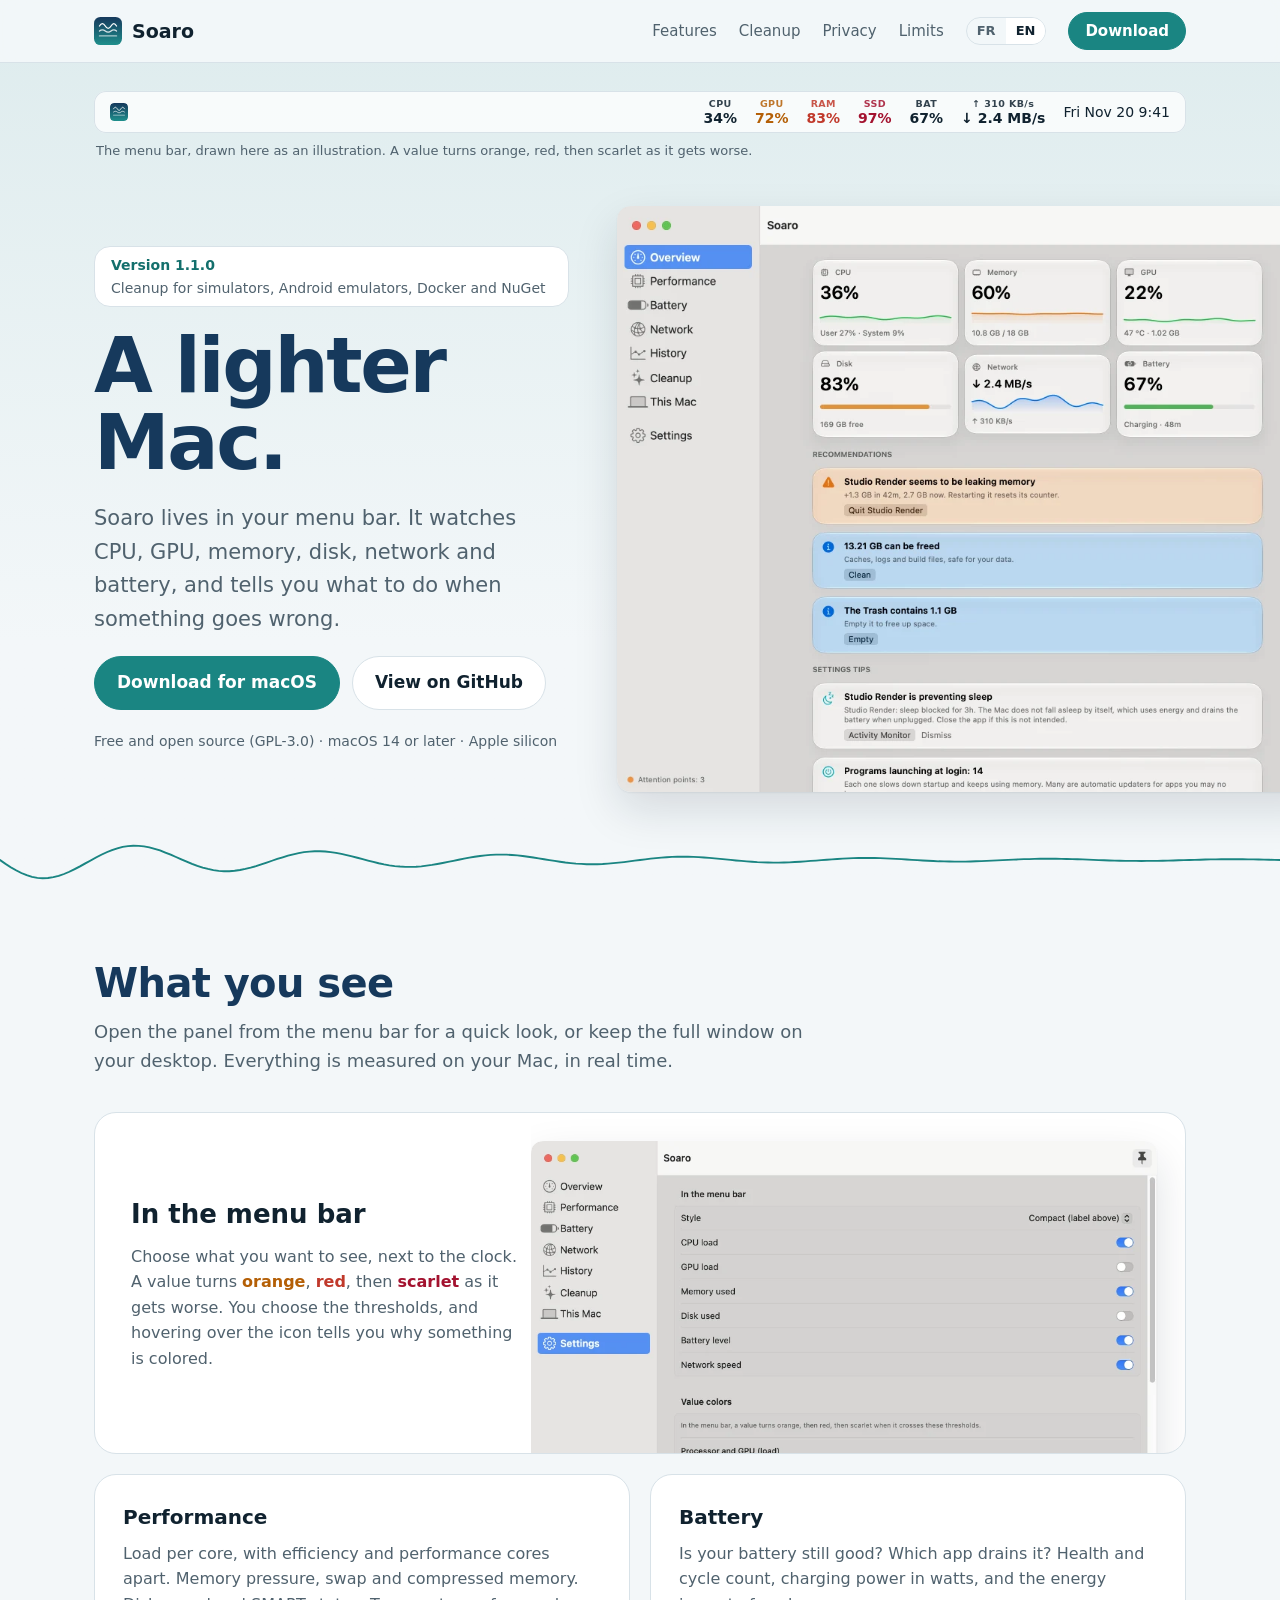
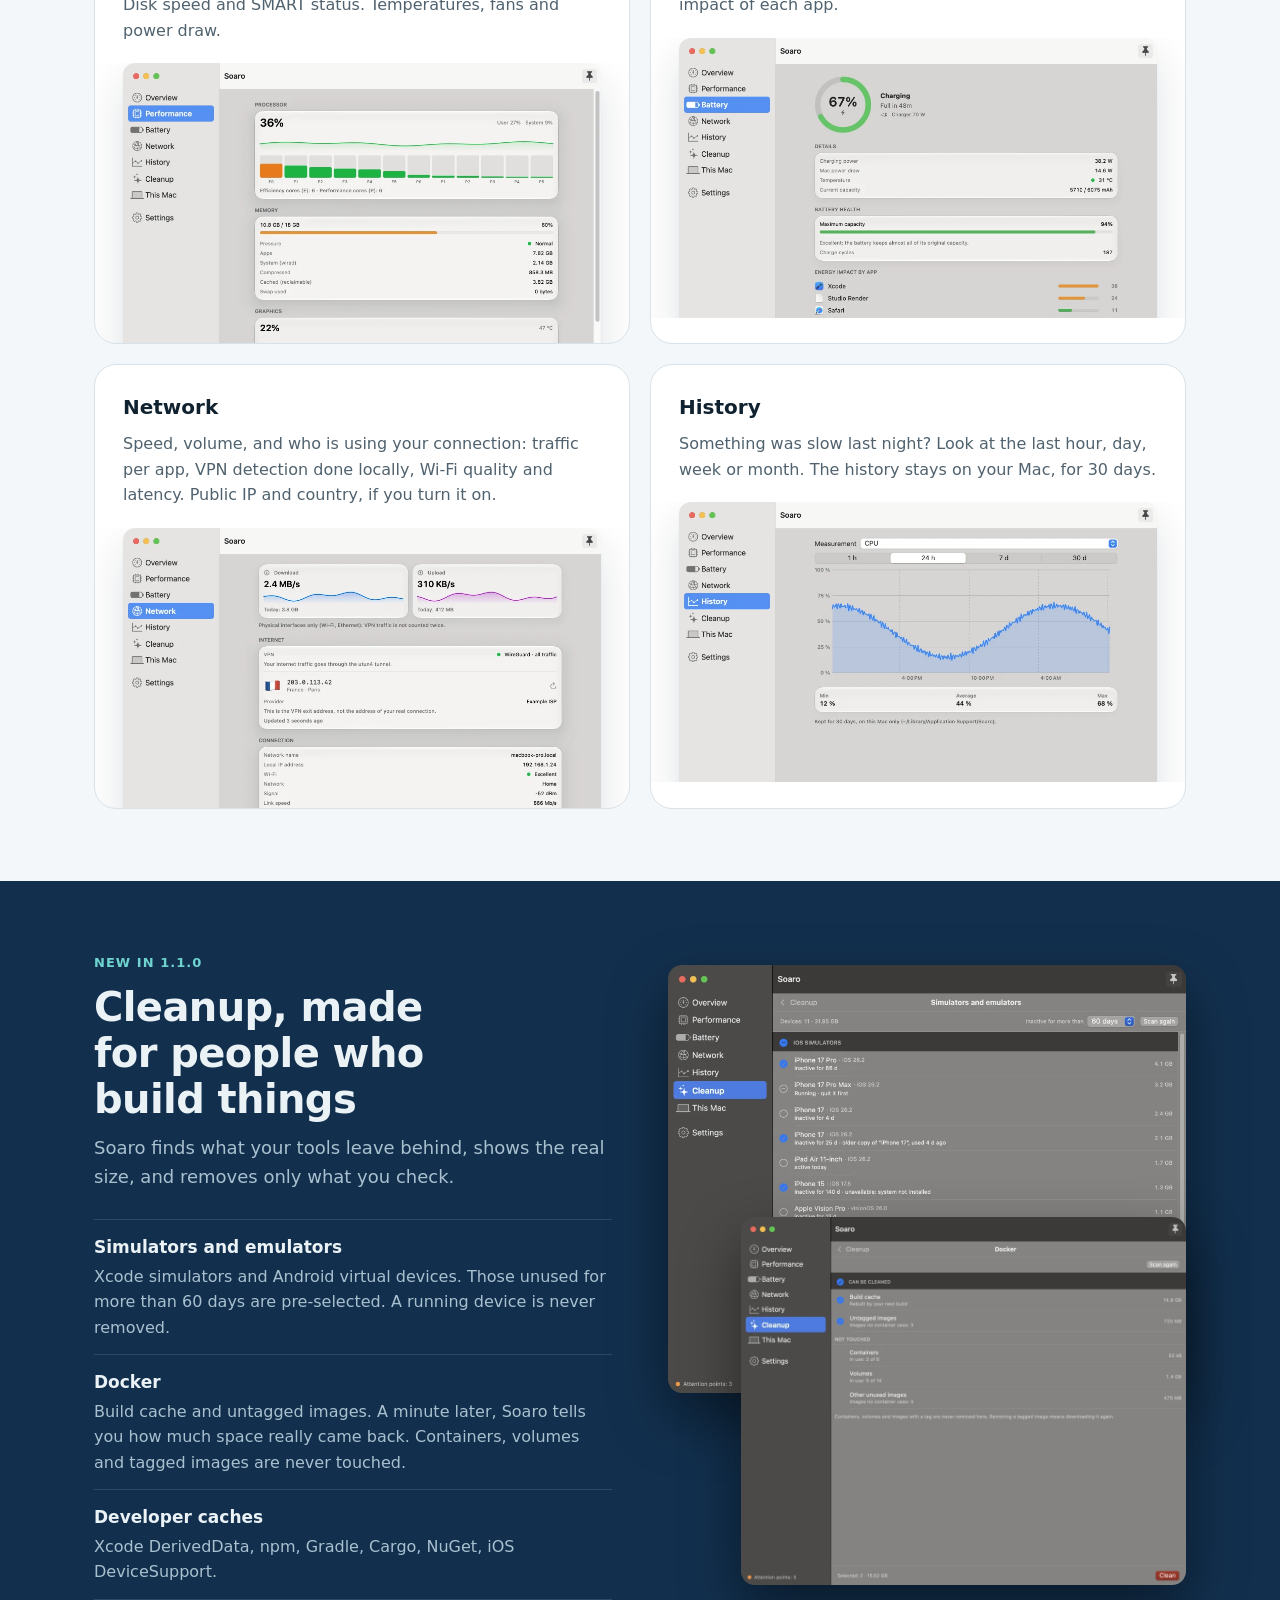
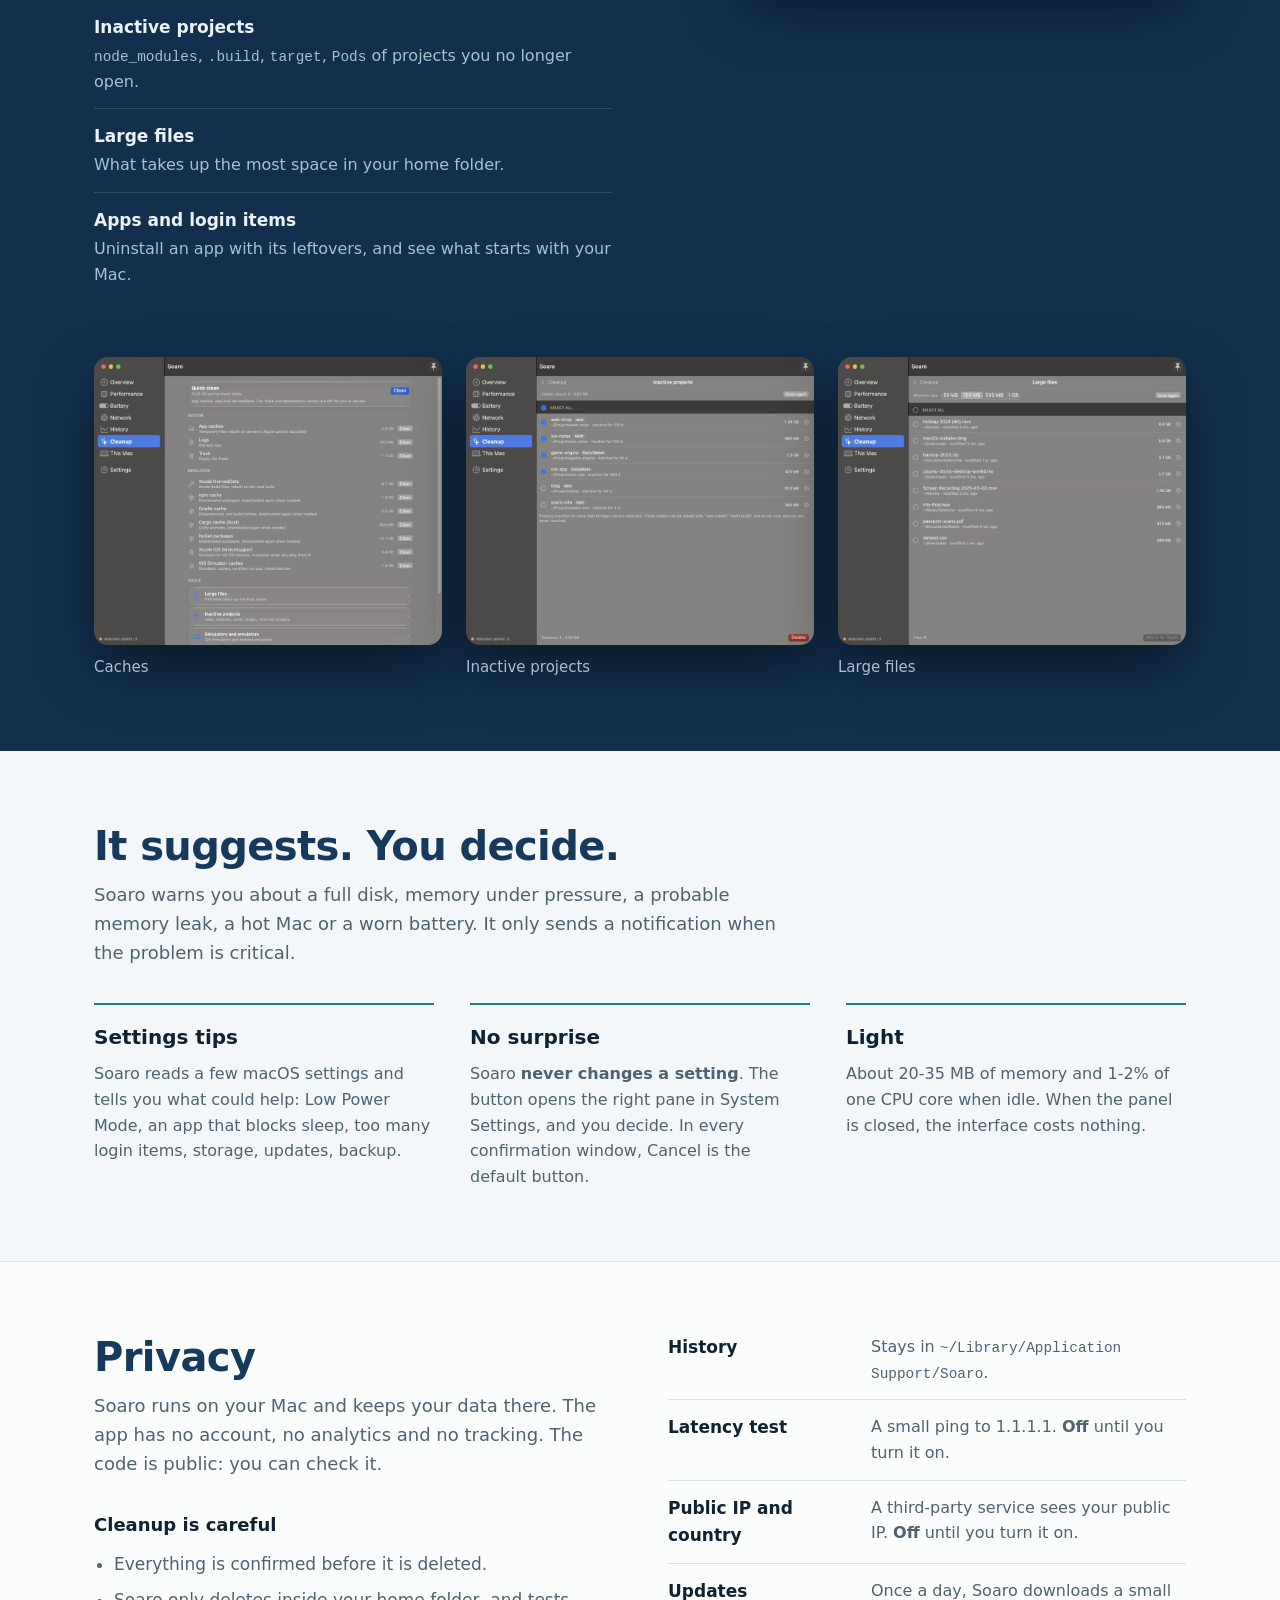
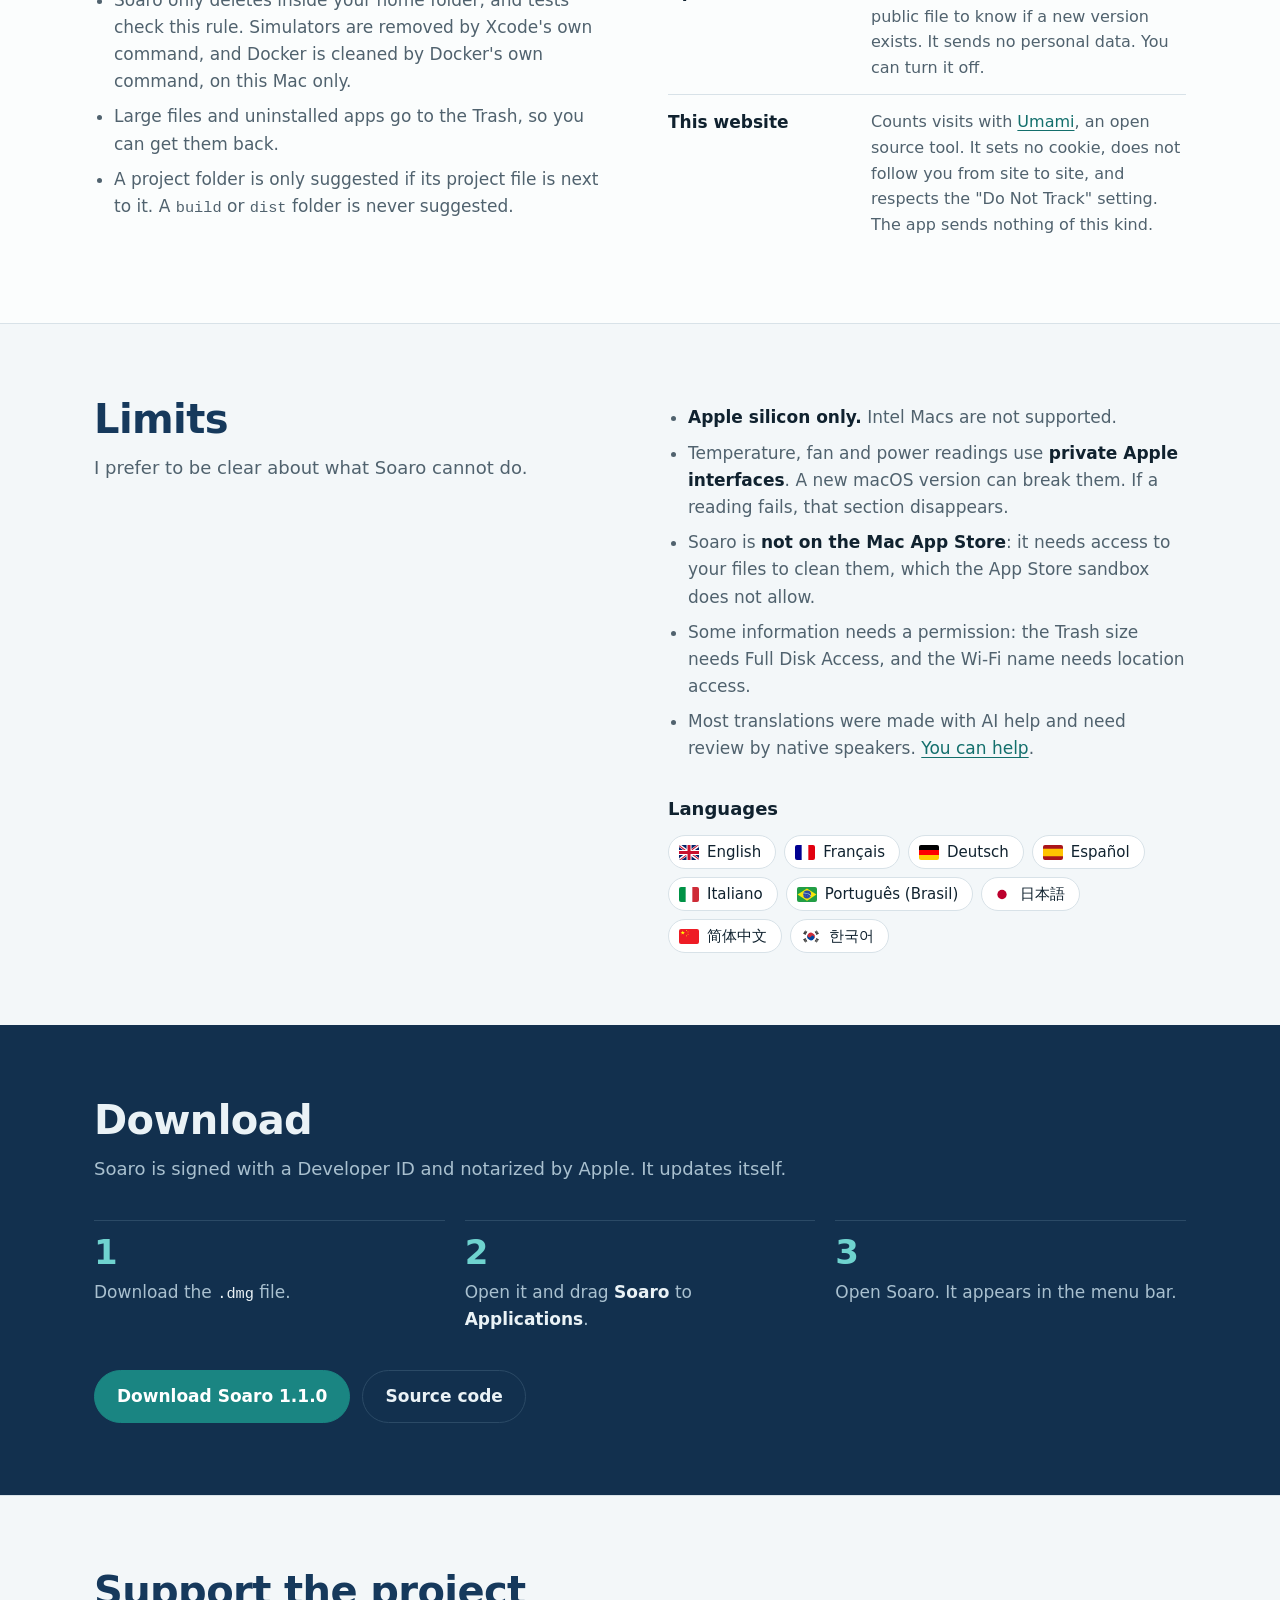
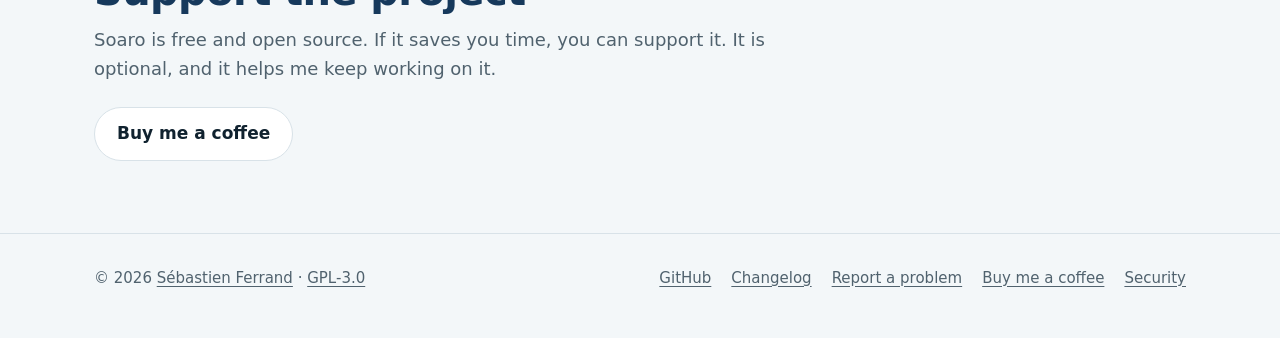
<file: site/index.html>
<!doctype html>
<html lang="en">
<head>
  <meta charset="utf-8">
  <meta name="viewport" content="width=device-width, initial-scale=1">
  <title>Soaro: menu bar system monitor and cleaner for Mac</title>
  <meta name="description" content="Soaro is a free, open source Mac app. It watches CPU, GPU, memory, disk, network and battery from the menu bar and helps keep your Mac clean. No tracking.">
  <meta name="robots" content="index, follow, max-image-preview:large">
  <meta name="author" content="Sébastien Ferrand">
  <meta name="color-scheme" content="light dark">
  <meta name="theme-color" media="(prefers-color-scheme: light)" content="#f3f7f9">
  <meta name="theme-color" media="(prefers-color-scheme: dark)" content="#0b141b">
  <link rel="canonical" href="https://soaro.app/">
  <link rel="alternate" hreflang="en" href="https://soaro.app/">
  <link rel="alternate" hreflang="fr" href="https://soaro.app/fr/">
  <link rel="alternate" hreflang="x-default" href="https://soaro.app/">

  <link rel="icon" href="favicon.ico" sizes="48x48">
  <link rel="icon" type="image/svg+xml" href="icon.svg">
  <link rel="icon" type="image/png" sizes="32x32" href="favicon-32.png">
  <link rel="apple-touch-icon" href="apple-touch-icon.png">
  <link rel="manifest" href="site.webmanifest">

  <meta property="og:type" content="website">
  <meta property="og:site_name" content="Soaro">
  <meta property="og:title" content="Soaro: a lighter Mac">
  <meta property="og:description" content="A free, open source menu bar app that watches your Mac and helps keep it fast and clean.">
  <meta property="og:url" content="https://soaro.app/">
  <meta property="og:locale" content="en_US">
  <meta property="og:locale:alternate" content="fr_FR">
  <meta property="og:image" content="https://soaro.app/og-en.png">
  <meta property="og:image:type" content="image/png">
  <meta property="og:image:width" content="1200">
  <meta property="og:image:height" content="630">
  <meta property="og:image:alt" content="The Soaro window with gauges for CPU, memory, GPU, disk, network and battery, next to the headline "A lighter Mac."">
  <meta name="twitter:card" content="summary_large_image">
  <meta name="twitter:title" content="Soaro: a lighter Mac">
  <meta name="twitter:description" content="A free, open source menu bar app that watches your Mac and helps keep it fast and clean.">
  <meta name="twitter:image" content="https://soaro.app/og-en.png">
  <meta name="twitter:image:alt" content="The Soaro window with gauges for CPU, memory, GPU, disk, network and battery, next to the headline "A lighter Mac."">

  <link rel="stylesheet" href="style.css">
  <script type="application/ld+json">
{
  "@context": "https://schema.org",
  "@graph": [
    {
      "@type": "WebSite",
      "@id": "https://soaro.app/#website",
      "url": "https://soaro.app/",
      "name": "Soaro",
      "inLanguage": [
        "en",
        "fr"
      ],
      "publisher": {
        "@id": "https://soaro.app/#author"
      }
    },
    {
      "@type": "Person",
      "@id": "https://soaro.app/#author",
      "name": "Sébastien Ferrand",
      "url": "https://sferrand.fr",
      "sameAs": [
        "https://sferrand.fr",
        "https://github.com/sebmafate"
      ]
    },
    {
      "@type": "SoftwareApplication",
      "@id": "https://soaro.app/#app",
      "name": "Soaro",
      "url": "https://soaro.app/",
      "description": "Soaro is a free, open source Mac app. It watches CPU, GPU, memory, disk, network and battery from the menu bar and helps keep your Mac clean. No tracking.",
      "softwareVersion": "1.1.0",
      "applicationCategory": "UtilitiesApplication",
      "operatingSystem": "macOS 14 or later",
      "softwareRequirements": "Apple silicon Mac",
      "isAccessibleForFree": true,
      "offers": {
        "@type": "Offer",
        "price": "0",
        "priceCurrency": "EUR",
        "url": "https://github.com/sebmafate/soaro/releases/latest"
      },
      "downloadUrl": "https://github.com/sebmafate/soaro/releases/latest",
      "installUrl": "https://github.com/sebmafate/soaro/releases/latest",
      "license": "https://www.gnu.org/licenses/gpl-3.0.html",
      "codeRepository": "https://github.com/sebmafate/soaro",
      "image": "https://soaro.app/icon-512.png",
      "screenshot": [
        "https://soaro.app/og-en.png",
        "https://soaro.app/screenshots/en-performance-light.webp",
        "https://soaro.app/screenshots/en-battery-light.webp",
        "https://soaro.app/screenshots/en-network-light.webp"
      ],
      "featureList": [
        "Real-time CPU, GPU, memory, disk, network and battery monitoring",
        "Load per core, temperatures, fans and power draw",
        "Battery health, cycle count and energy impact per app",
        "VPN detection and network traffic per app",
        "30-day history",
        "Cleanup of caches, large files, inactive dev projects and apps",
        "Cleanup of Xcode simulators, Android emulators and the Docker build cache",
        "Recommendations and settings tips, never changing a setting",
        "Nine languages, no tracking"
      ],
      "inLanguage": [
        "en",
        "fr",
        "de",
        "es",
        "it",
        "pt-BR",
        "ja",
        "zh-Hans",
        "ko"
      ],
      "author": {
        "@id": "https://soaro.app/#author"
      },
      "isPartOf": {
        "@id": "https://soaro.app/#website"
      }
    }
  ]
}
  </script>
  <script defer src="https://stats.sferrand.fr/script.js" data-website-id="93d33848-dae3-495a-8455-1bc2f042047a" data-domains="soaro.app" data-do-not-track="true"></script>
</head>
<body>
<a class="skip" href="#main">Skip to content</a>
<header class="site">
  <div class="wrap">
    <a class="brand" href="./"><img src="icon.svg" alt="" width="28" height="28">Soaro</a>
    <nav aria-label="Main">
      <a class="hide-sm" href="#features">Features</a>
      <a class="hide-sm" href="#cleanup">Cleanup</a>
      <a class="hide-sm" href="#privacy">Privacy</a>
      <a class="hide-sm" href="#limits">Limits</a>
      <div class="langsel" role="group" aria-label="Language">
        <a href="fr/" hreflang="fr" lang="fr" title="Français">FR</a>
        <a href="./" hreflang="en" lang="en" aria-current="page" title="English">EN</a>
      </div>
      <a class="btn primary small" href="#download">Download</a>
    </nav>
  </div>
</header>

<main id="main">
  <div class="hero">
    <div class="wrap">
      <div class="menubar" role="img" aria-label="Illustration of the menu bar with Soaro: CPU 34% in the normal color, GPU 72% in orange, memory 83% in red, disk 97% in scarlet, battery 67%, then the network speed"><img class="mb-app" src="icon.svg" alt="" width="18" height="18"><span class="mb-item lv1"><span class="mb-l">CPU</span><span class="mb-v">34%</span></span><span class="mb-item lv2"><span class="mb-l">GPU</span><span class="mb-v">72%</span></span><span class="mb-item lv3"><span class="mb-l">RAM</span><span class="mb-v">83%</span></span><span class="mb-item lv4"><span class="mb-l">SSD</span><span class="mb-v">97%</span></span><span class="mb-item lv1 mb-wide"><span class="mb-l">BAT</span><span class="mb-v">67%</span></span><span class="mb-item lv1 mb-wide"><span class="mb-l">↑ 310 KB/s</span><span class="mb-v">↓ 2.4 MB/s</span></span><span class="mb-clock mb-wide">Fri Nov 20  9:41</span></div>
      <p class="caption">The menu bar, drawn here as an illustration. A value turns orange, red, then scarlet as it gets worse.</p>
      <div class="hero-grid">
        <div class="hero-text">
          <a class="pill" href="https://github.com/sebmafate/soaro/blob/main/CHANGELOG.md"><strong>Version 1.1.0</strong> Cleanup for simulators, Android emulators, Docker and NuGet</a>
          <h1>A lighter Mac.</h1>
          <p class="lead">Soaro lives in your menu bar. It watches CPU, GPU, memory, disk, network and battery, and tells you what to do when something goes wrong.</p>
          <div class="actions">
            <a class="btn primary" href="https://github.com/sebmafate/soaro/releases/latest">Download for macOS</a>
            <a class="btn" href="https://github.com/sebmafate/soaro">View on GitHub</a>
          </div>
          <p class="meta">Free and open source (GPL-3.0) · macOS 14 or later · Apple silicon</p>
        </div>
        <div class="hero-shot"><picture><source media="(prefers-color-scheme: dark)" srcset="screenshots/en-overview-dark-946.webp 946w, screenshots/en-overview-dark.webp 1892w" sizes="(min-width: 900px) 760px, calc(100vw - 48px)"><img class="shot" src="screenshots/en-overview-light-946.webp" srcset="screenshots/en-overview-light-946.webp 946w, screenshots/en-overview-light.webp 1892w" sizes="(min-width: 900px) 760px, calc(100vw - 48px)" width="946" height="782" decoding="async" fetchpriority="high" alt="The Soaro window, showing six gauges for CPU, memory, GPU, disk, network and battery, followed by recommendations"></picture></div>
      </div>
    </div>
    <svg class="wave" viewBox="0 0 1200 60" preserveAspectRatio="none" aria-hidden="true" fill="none" stroke="currentColor" stroke-width="2" stroke-linecap="round"><path d="M0.0 30.0 L5.0 34.0 L10.0 37.7 L15.0 41.0 L20.0 43.9 L25.0 46.3 L30.0 48.0 L35.0 49.1 L40.0 49.5 L45.0 49.3 L50.0 48.4 L55.0 47.0 L60.0 45.0 L65.0 42.6 L70.0 39.8 L75.0 36.8 L80.0 33.6 L85.0 30.5 L90.0 27.3 L95.0 24.4 L100.0 21.7 L105.0 19.4 L110.0 17.5 L115.0 16.0 L120.0 15.1 L125.0 14.7 L130.0 14.8 L135.0 15.4 L140.0 16.5 L145.0 18.0 L150.0 19.8 L155.0 22.0 L160.0 24.3 L165.0 26.8 L170.0 29.3 L175.0 31.7 L180.0 34.1 L185.0 36.2 L190.0 38.1 L195.0 39.6 L200.0 40.8 L205.0 41.6 L210.0 42.0 L215.0 42.0 L220.0 41.5 L225.0 40.7 L230.0 39.6 L235.0 38.2 L240.0 36.6 L245.0 34.7 L250.0 32.8 L255.0 30.8 L260.0 28.9 L265.0 27.1 L270.0 25.4 L275.0 23.9 L280.0 22.6 L285.0 21.6 L290.0 21.0 L295.0 20.6 L300.0 20.6 L305.0 20.9 L310.0 21.5 L315.0 22.3 L320.0 23.4 L325.0 24.7 L330.0 26.1 L335.0 27.6 L340.0 29.1 L345.0 30.6 L350.0 32.1 L355.0 33.5 L360.0 34.7 L365.0 35.7 L370.0 36.5 L375.0 37.0 L380.0 37.3 L385.0 37.4 L390.0 37.2 L395.0 36.8 L400.0 36.1 L405.0 35.3 L410.0 34.3 L415.0 33.2 L420.0 32.1 L425.0 30.9 L430.0 29.7 L435.0 28.5 L440.0 27.4 L445.0 26.5 L450.0 25.7 L455.0 25.0 L460.0 24.5 L465.0 24.3 L470.0 24.2 L475.0 24.3 L480.0 24.6 L485.0 25.1 L490.0 25.7 L495.0 26.5 L500.0 27.3 L505.0 28.2 L510.0 29.2 L515.0 30.1 L520.0 31.0 L525.0 31.9 L530.0 32.7 L535.0 33.3 L540.0 33.9 L545.0 34.2 L550.0 34.5 L555.0 34.6 L560.0 34.5 L565.0 34.3 L570.0 33.9 L575.0 33.4 L580.0 32.8 L585.0 32.2 L590.0 31.5 L595.0 30.7 L600.0 30.0 L605.0 29.3 L610.0 28.6 L615.0 28.0 L620.0 27.5 L625.0 27.0 L630.0 26.7 L635.0 26.5 L640.0 26.4 L645.0 26.5 L650.0 26.6 L655.0 26.9 L660.0 27.3 L665.0 27.7 L670.0 28.2 L675.0 28.8 L680.0 29.3 L685.0 29.9 L690.0 30.5 L695.0 31.0 L700.0 31.5 L705.0 31.9 L710.0 32.3 L715.0 32.5 L720.0 32.7 L725.0 32.8 L730.0 32.8 L735.0 32.7 L740.0 32.5 L745.0 32.2 L750.0 31.9 L755.0 31.5 L760.0 31.0 L765.0 30.6 L770.0 30.1 L775.0 29.7 L780.0 29.3 L785.0 28.9 L790.0 28.5 L795.0 28.2 L800.0 28.0 L805.0 27.9 L810.0 27.8 L815.0 27.8 L820.0 27.9 L825.0 28.0 L830.0 28.2 L835.0 28.5 L840.0 28.8 L845.0 29.1 L850.0 29.5 L855.0 29.8 L860.0 30.2 L865.0 30.5 L870.0 30.8 L875.0 31.1 L880.0 31.4 L885.0 31.5 L890.0 31.6 L895.0 31.7 L900.0 31.7 L905.0 31.7 L910.0 31.6 L915.0 31.4 L920.0 31.2 L925.0 31.0 L930.0 30.7 L935.0 30.4 L940.0 30.2 L945.0 29.9 L950.0 29.6 L955.0 29.4 L960.0 29.1 L965.0 29.0 L970.0 28.8 L975.0 28.7 L980.0 28.7 L985.0 28.7 L990.0 28.7 L995.0 28.8 L1000.0 28.9 L1005.0 29.0 L1010.0 29.2 L1015.0 29.4 L1020.0 29.6 L1025.0 29.8 L1030.0 30.1 L1035.0 30.3 L1040.0 30.5 L1045.0 30.6 L1050.0 30.8 L1055.0 30.9 L1060.0 31.0 L1065.0 31.0 L1070.0 31.1 L1075.0 31.0 L1080.0 31.0 L1085.0 30.9 L1090.0 30.8 L1095.0 30.6 L1100.0 30.5 L1105.0 30.3 L1110.0 30.1 L1115.0 30.0 L1120.0 29.8 L1125.0 29.7 L1130.0 29.5 L1135.0 29.4 L1140.0 29.3 L1145.0 29.2 L1150.0 29.2 L1155.0 29.2 L1160.0 29.2 L1165.0 29.2 L1170.0 29.3 L1175.0 29.4 L1180.0 29.5 L1185.0 29.6 L1190.0 29.7 L1195.0 29.9 L1200.0 30.0"/></svg>
  </div>

  <section id="features">
    <div class="wrap">
      <h2>What you see</h2>
      <p class="intro">Open the panel from the menu bar for a quick look, or keep the full window on your desktop. Everything is measured on your Mac, in real time.</p>
      <div class="bento">
      <article class="tile wide">
        <div class="tile-text"><h3>In the menu bar</h3><p>Choose what you want to see, next to the clock. A value turns <strong class="lv2">orange</strong>, <strong class="lv3">red</strong>, then <strong class="lv4">scarlet</strong> as it gets worse. You choose the thresholds, and hovering over the icon tells you why something is colored.</p></div>
        <picture><source media="(prefers-color-scheme: dark)" srcset="screenshots/en-settings-dark-946.webp 946w, screenshots/en-settings-dark.webp 1892w" sizes="(min-width: 760px) 640px, calc(100vw - 100px)"><img class="shot" src="screenshots/en-settings-light-946.webp" srcset="screenshots/en-settings-light-946.webp 946w, screenshots/en-settings-light.webp 1892w" sizes="(min-width: 760px) 640px, calc(100vw - 100px)" width="946" height="782" decoding="async" loading="lazy" alt="Settings with the choice of values shown in the menu bar and the color thresholds"></picture>
      </article>
      <article class="tile">
        <div class="tile-text"><h3>Performance</h3><p>Load per core, with efficiency and performance cores apart. Memory pressure, swap and compressed memory. Disk speed and SMART status. Temperatures, fans and power draw.</p></div>
        <picture><source media="(prefers-color-scheme: dark)" srcset="screenshots/en-performance-dark-946.webp 946w, screenshots/en-performance-dark.webp 1892w" sizes="(min-width: 760px) 520px, calc(100vw - 100px)"><img class="shot" src="screenshots/en-performance-light-946.webp" srcset="screenshots/en-performance-light-946.webp 946w, screenshots/en-performance-light.webp 1892w" sizes="(min-width: 760px) 520px, calc(100vw - 100px)" width="946" height="782" decoding="async" loading="lazy" alt="Performance tab with one bar per CPU core and memory details"></picture>
      </article>
      <article class="tile">
        <div class="tile-text"><h3>Battery</h3><p>Is your battery still good? Which app drains it? Health and cycle count, charging power in watts, and the energy impact of each app.</p></div>
        <picture><source media="(prefers-color-scheme: dark)" srcset="screenshots/en-battery-dark-946.webp 946w, screenshots/en-battery-dark.webp 1892w" sizes="(min-width: 760px) 520px, calc(100vw - 100px)"><img class="shot" src="screenshots/en-battery-light-946.webp" srcset="screenshots/en-battery-light-946.webp 946w, screenshots/en-battery-light.webp 1892w" sizes="(min-width: 760px) 520px, calc(100vw - 100px)" width="946" height="782" decoding="async" loading="lazy" alt="Battery tab with charge level, health and energy impact by app"></picture>
      </article>
      <article class="tile">
        <div class="tile-text"><h3>Network</h3><p>Speed, volume, and who is using your connection: traffic per app, VPN detection done locally, Wi-Fi quality and latency. Public IP and country, if you turn it on.</p></div>
        <picture><source media="(prefers-color-scheme: dark)" srcset="screenshots/en-network-dark-946.webp 946w, screenshots/en-network-dark.webp 1892w" sizes="(min-width: 760px) 520px, calc(100vw - 100px)"><img class="shot" src="screenshots/en-network-light-946.webp" srcset="screenshots/en-network-light-946.webp 946w, screenshots/en-network-light.webp 1892w" sizes="(min-width: 760px) 520px, calc(100vw - 100px)" width="946" height="782" decoding="async" loading="lazy" alt="Network tab with download and upload speed, VPN status and traffic per app"></picture>
      </article>
      <article class="tile">
        <div class="tile-text"><h3>History</h3><p>Something was slow last night? Look at the last hour, day, week or month. The history stays on your Mac, for 30 days.</p></div>
        <picture><source media="(prefers-color-scheme: dark)" srcset="screenshots/en-history-dark-946.webp 946w, screenshots/en-history-dark.webp 1892w" sizes="(min-width: 760px) 520px, calc(100vw - 100px)"><img class="shot" src="screenshots/en-history-light-946.webp" srcset="screenshots/en-history-light-946.webp 946w, screenshots/en-history-light.webp 1892w" sizes="(min-width: 760px) 520px, calc(100vw - 100px)" width="946" height="782" decoding="async" loading="lazy" alt="History tab with a CPU chart over 24 hours"></picture>
      </article>
      </div>
    </div>
  </section>

  <section id="cleanup" class="deep">
    <div class="wrap">
      <div class="split">
        <div>
          <p class="eyebrow">New in 1.1.0</p>
          <h2>Cleanup, made for people who build things</h2>
          <p class="intro">Soaro finds what your tools leave behind, shows the real size, and removes only what you check.</p>
          <dl class="tools-list">
        <div><dt>Simulators and emulators</dt><dd>Xcode simulators and Android virtual devices. Those unused for more than 60 days are pre-selected. A running device is never removed.</dd></div>
        <div><dt>Docker</dt><dd>Build cache and untagged images. A minute later, Soaro tells you how much space really came back. Containers, volumes and tagged images are never touched.</dd></div>
        <div><dt>Developer caches</dt><dd>Xcode DerivedData, npm, Gradle, Cargo, NuGet, iOS DeviceSupport.</dd></div>
        <div><dt>Inactive projects</dt><dd><code>node_modules</code>, <code>.build</code>, <code>target</code>, <code>Pods</code> of projects you no longer open.</dd></div>
        <div><dt>Large files</dt><dd>What takes up the most space in your home folder.</dd></div>
        <div><dt>Apps and login items</dt><dd>Uninstall an app with its leftovers, and see what starts with your Mac.</dd></div>
      </dl>
        </div>
        <div class="stack">
          <img class="shot" src="screenshots/en-cleanup-simulators-dark-946.webp" srcset="screenshots/en-cleanup-simulators-dark-946.webp 946w, screenshots/en-cleanup-simulators-dark.webp 1892w" sizes="(min-width: 900px) 540px, calc(100vw - 48px)" width="946" height="782" decoding="async" loading="lazy" alt="Simulators and emulators tool, with iOS simulators and Android virtual devices listed by size">
          <img class="shot offset" src="screenshots/en-cleanup-docker-dark-946.webp" srcset="screenshots/en-cleanup-docker-dark-946.webp 946w, screenshots/en-cleanup-docker-dark.webp 1892w" sizes="(min-width: 900px) 460px, calc(86vw - 48px)" width="946" height="782" decoding="async" loading="lazy" alt="Docker tool, with the build cache and untagged images selected">
        </div>
      </div>
      <div class="trio">
        <figure><img class="shot" src="screenshots/en-cleanup-dark-946.webp" srcset="screenshots/en-cleanup-dark-946.webp 946w, screenshots/en-cleanup-dark.webp 1892w" sizes="(min-width: 760px) 350px, calc(100vw - 48px)" width="946" height="782" decoding="async" loading="lazy" alt="Cleanup tab with system and developer caches"><figcaption>Caches</figcaption></figure>
        <figure><img class="shot" src="screenshots/en-cleanup-devProjects-dark-946.webp" srcset="screenshots/en-cleanup-devProjects-dark-946.webp 946w, screenshots/en-cleanup-devProjects-dark.webp 1892w" sizes="(min-width: 760px) 350px, calc(100vw - 48px)" width="946" height="782" decoding="async" loading="lazy" alt="Inactive projects tool"><figcaption>Inactive projects</figcaption></figure>
        <figure><img class="shot" src="screenshots/en-cleanup-largeFiles-dark-946.webp" srcset="screenshots/en-cleanup-largeFiles-dark-946.webp 946w, screenshots/en-cleanup-largeFiles-dark.webp 1892w" sizes="(min-width: 760px) 350px, calc(100vw - 48px)" width="946" height="782" decoding="async" loading="lazy" alt="Large files tool"><figcaption>Large files</figcaption></figure>
      </div>
    </div>
  </section>

  <section>
    <div class="wrap">
      <h2>It suggests. You decide.</h2>
      <p class="intro">Soaro warns you about a full disk, memory under pressure, a probable memory leak, a hot Mac or a worn battery. It only sends a notification when the problem is critical.</p>
      <div class="cols3">
        <div><h3>Settings tips</h3><p>Soaro reads a few macOS settings and tells you what could help: Low Power Mode, an app that blocks sleep, too many login items, storage, updates, backup.</p></div>
        <div><h3>No surprise</h3><p>Soaro <strong>never changes a setting</strong>. The button opens the right pane in System Settings, and you decide. In every confirmation window, Cancel is the default button.</p></div>
        <div><h3>Light</h3><p>About 20-35 MB of memory and 1-2% of one CPU core when idle. When the panel is closed, the interface costs nothing.</p></div>
      </div>
    </div>
  </section>

  <section id="privacy" class="tint">
    <div class="wrap split">
      <div>
        <h2>Privacy</h2>
        <p class="intro">Soaro runs on your Mac and keeps your data there. The app has no account, no analytics and no tracking. The code is public: you can check it.</p>
        <h3 class="sub">Cleanup is careful</h3>
        <ul class="plain">
        <li>Everything is confirmed before it is deleted.</li>
        <li>Soaro only deletes inside your home folder, and tests check this rule. Simulators are removed by Xcode's own command, and Docker is cleaned by Docker's own command, on this Mac only.</li>
        <li>Large files and uninstalled apps go to the Trash, so you can get them back.</li>
        <li>A project folder is only suggested if its project file is next to it. A <code>build</code> or <code>dist</code> folder is never suggested.</li>
      </ul>
      </div>
      <dl class="facts">
        <div><dt>History</dt><dd>Stays in <code>~/Library/Application Support/Soaro</code>.</dd></div>
        <div><dt>Latency test</dt><dd>A small ping to 1.1.1.1. <strong>Off</strong> until you turn it on.</dd></div>
        <div><dt>Public IP and country</dt><dd>A third-party service sees your public IP. <strong>Off</strong> until you turn it on.</dd></div>
        <div><dt>Updates</dt><dd>Once a day, Soaro downloads a small public file to know if a new version exists. It sends no personal data. You can turn it off.</dd></div>
        <div><dt>This website</dt><dd>Counts visits with <a href="https://umami.is">Umami</a>, an open source tool. It sets no cookie, does not follow you from site to site, and respects the "Do Not Track" setting. The app sends nothing of this kind.</dd></div>
      </dl>
    </div>
  </section>

  <section id="limits">
    <div class="wrap split">
      <div>
        <h2>Limits</h2>
        <p class="intro">I prefer to be clear about what Soaro cannot do.</p>
      </div>
      <div>
        <ul class="plain">
        <li><strong>Apple silicon only.</strong> Intel Macs are not supported.</li>
        <li>Temperature, fan and power readings use <strong>private Apple interfaces</strong>. A new macOS version can break them. If a reading fails, that section disappears.</li>
        <li>Soaro is <strong>not on the Mac App Store</strong>: it needs access to your files to clean them, which the App Store sandbox does not allow.</li>
        <li>Some information needs a permission: the Trash size needs Full Disk Access, and the Wi-Fi name needs location access.</li>
        <li>Most translations were made with AI help and need review by native speakers. <a href="https://github.com/sebmafate/soaro/blob/main/CONTRIBUTING.md#translations">You can help</a>.</li>
      </ul>
        <h3 class="sub">Languages</h3>
        <ul class="langs">
          <li><img class="flag" src="flags/gb.svg" alt="" width="20" height="15" loading="lazy">English</li>
          <li><img class="flag" src="flags/fr.svg" alt="" width="20" height="15" loading="lazy">Français</li>
          <li><img class="flag" src="flags/de.svg" alt="" width="20" height="15" loading="lazy">Deutsch</li>
          <li><img class="flag" src="flags/es.svg" alt="" width="20" height="15" loading="lazy">Español</li>
          <li><img class="flag" src="flags/it.svg" alt="" width="20" height="15" loading="lazy">Italiano</li>
          <li><img class="flag" src="flags/br.svg" alt="" width="20" height="15" loading="lazy">Português (Brasil)</li>
          <li><img class="flag" src="flags/jp.svg" alt="" width="20" height="15" loading="lazy">日本語</li>
          <li><img class="flag" src="flags/cn.svg" alt="" width="20" height="15" loading="lazy">简体中文</li>
          <li><img class="flag" src="flags/kr.svg" alt="" width="20" height="15" loading="lazy">한국어</li>
        </ul>
      </div>
    </div>
  </section>

  <section id="download" class="deep">
    <div class="wrap">
      <h2>Download</h2>
      <p class="intro">Soaro is signed with a Developer ID and notarized by Apple. It updates itself.</p>
      <ol class="steps">
        <li><span>Download the <code>.dmg</code> file.</span></li>
        <li><span>Open it and drag <strong>Soaro</strong> to <strong>Applications</strong>.</span></li>
        <li><span>Open Soaro. It appears in the menu bar.</span></li>
      </ol>
      <div class="actions">
        <a class="btn primary" href="https://github.com/sebmafate/soaro/releases/latest">Download Soaro 1.1.0</a>
        <a class="btn ghost" href="https://github.com/sebmafate/soaro">Source code</a>
      </div>
    </div>
  </section>

  <section class="support">
    <div class="wrap">
      <h2>Support the project</h2>
      <p class="intro">Soaro is free and open source. If it saves you time, you can support it. It is optional, and it helps me keep working on it.</p>
      <a class="btn" href="https://buymeacoffee.com/sebmafate">Buy me a coffee</a>
    </div>
  </section>
</main>

<footer class="site">
  <div class="wrap">
    <span>© 2026 <a href="https://sferrand.fr" rel="author">Sébastien Ferrand</a> · <a href="https://github.com/sebmafate/soaro/blob/main/LICENSE">GPL-3.0</a></span>
    <nav aria-label="Footer">
      <a href="https://github.com/sebmafate/soaro">GitHub</a>
      <a href="https://github.com/sebmafate/soaro/blob/main/CHANGELOG.md">Changelog</a>
      <a href="https://github.com/sebmafate/soaro/issues">Report a problem</a>
      <a href="https://buymeacoffee.com/sebmafate">Buy me a coffee</a>
      <a href="https://github.com/sebmafate/soaro/blob/main/SECURITY.md">Security</a>
    </nav>
  </div>
</footer>
</body>
</html>
</file>
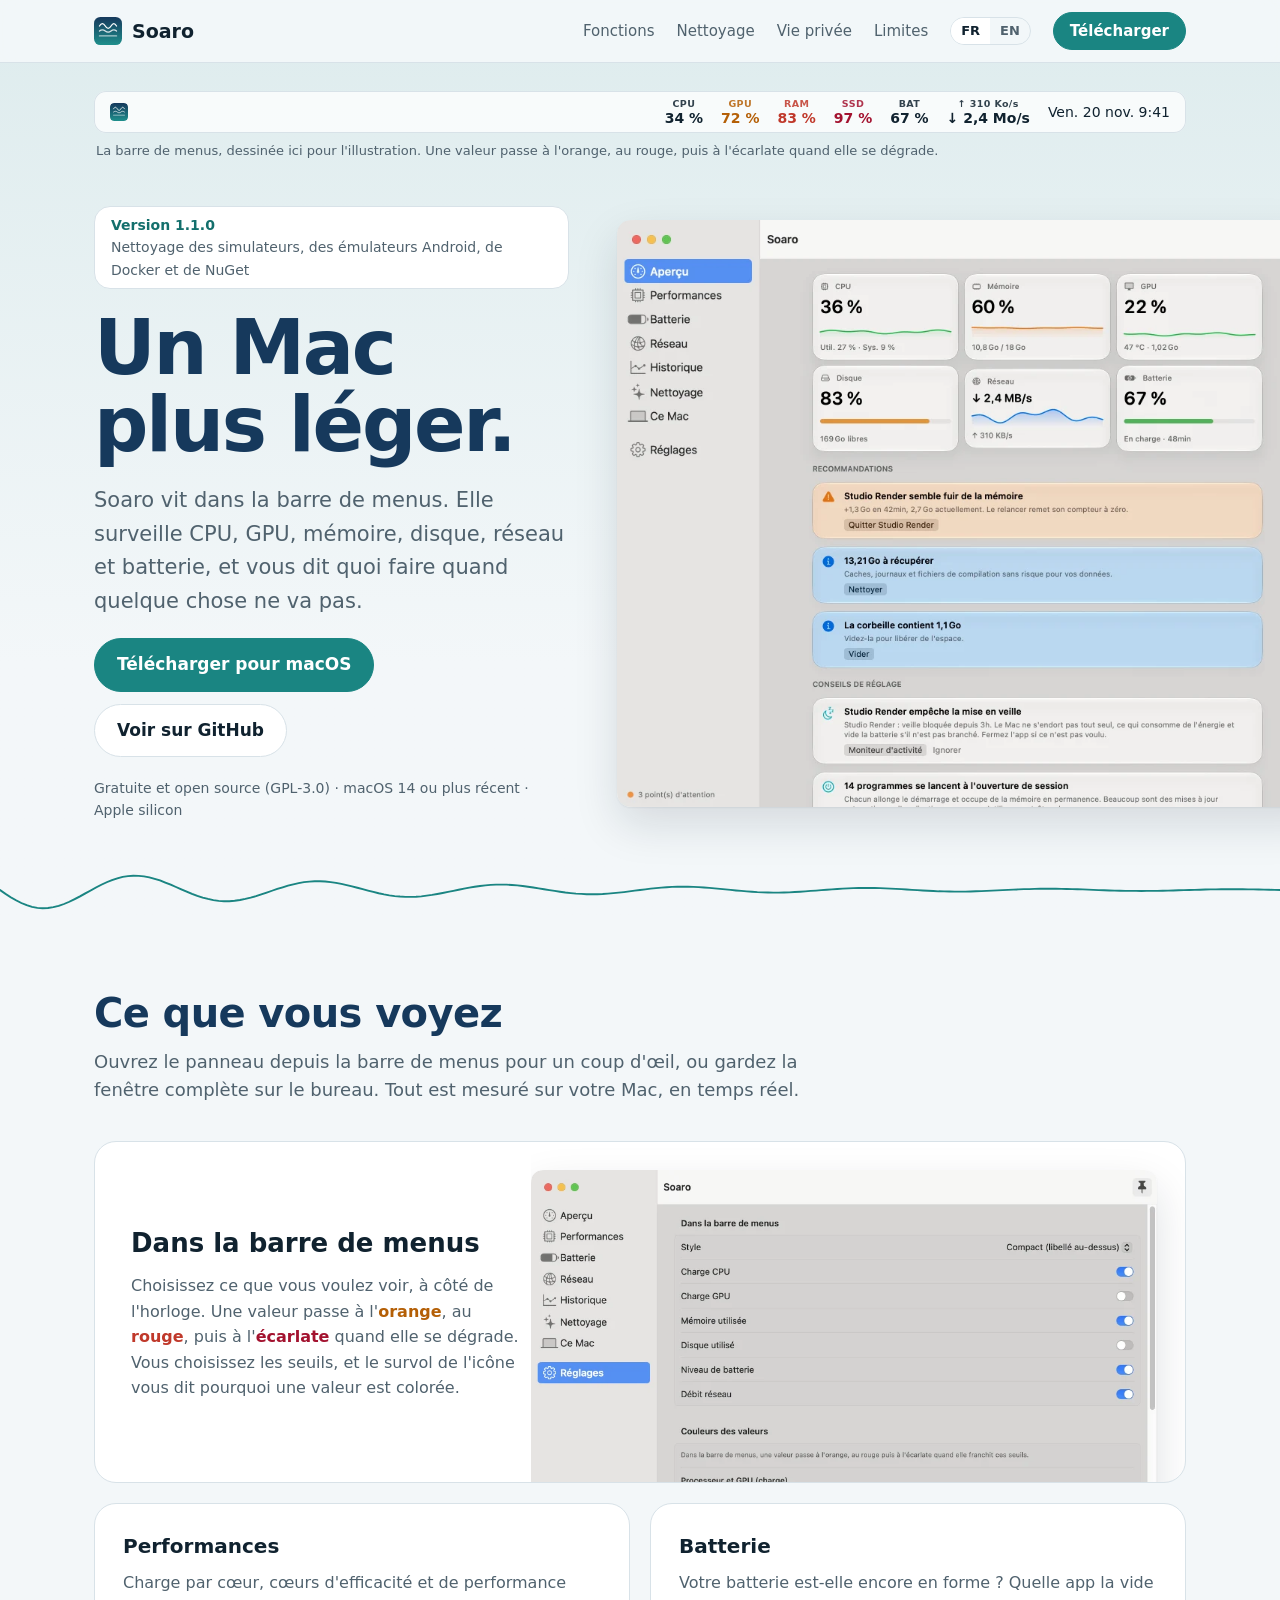
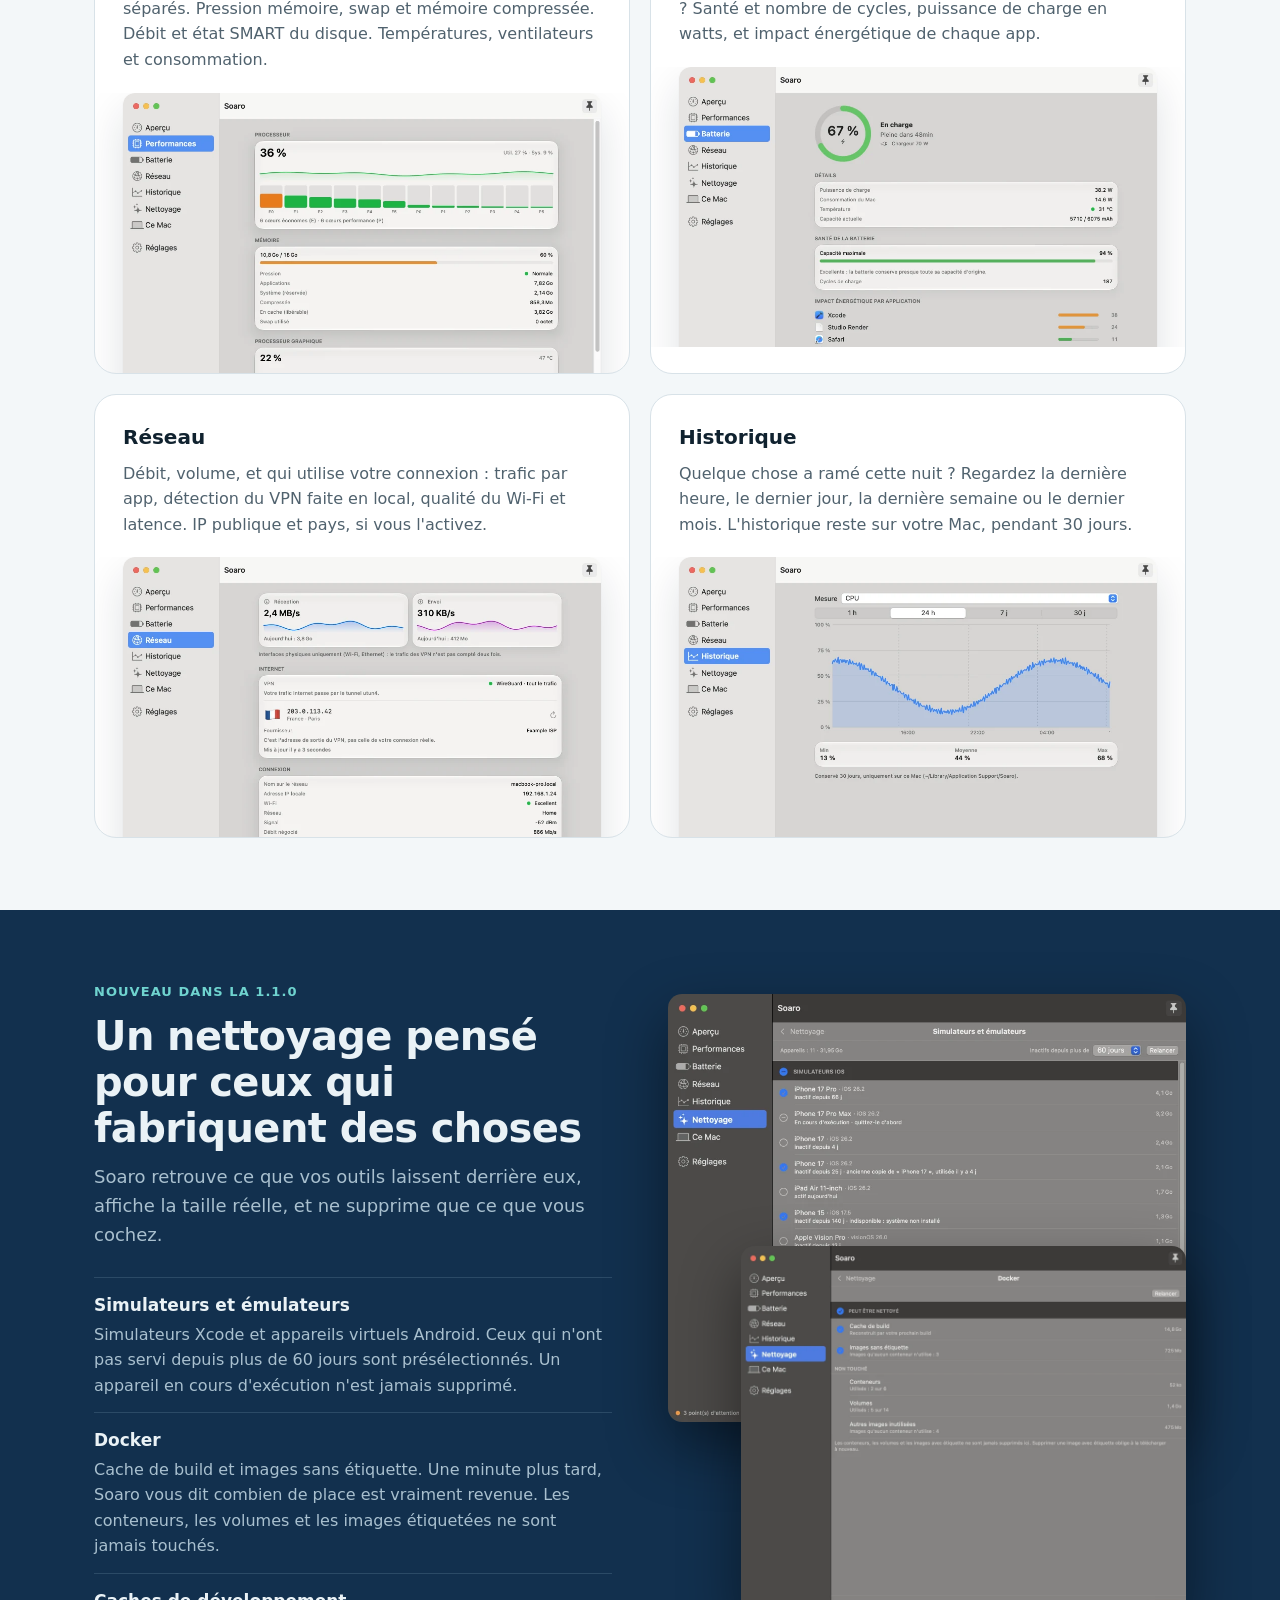
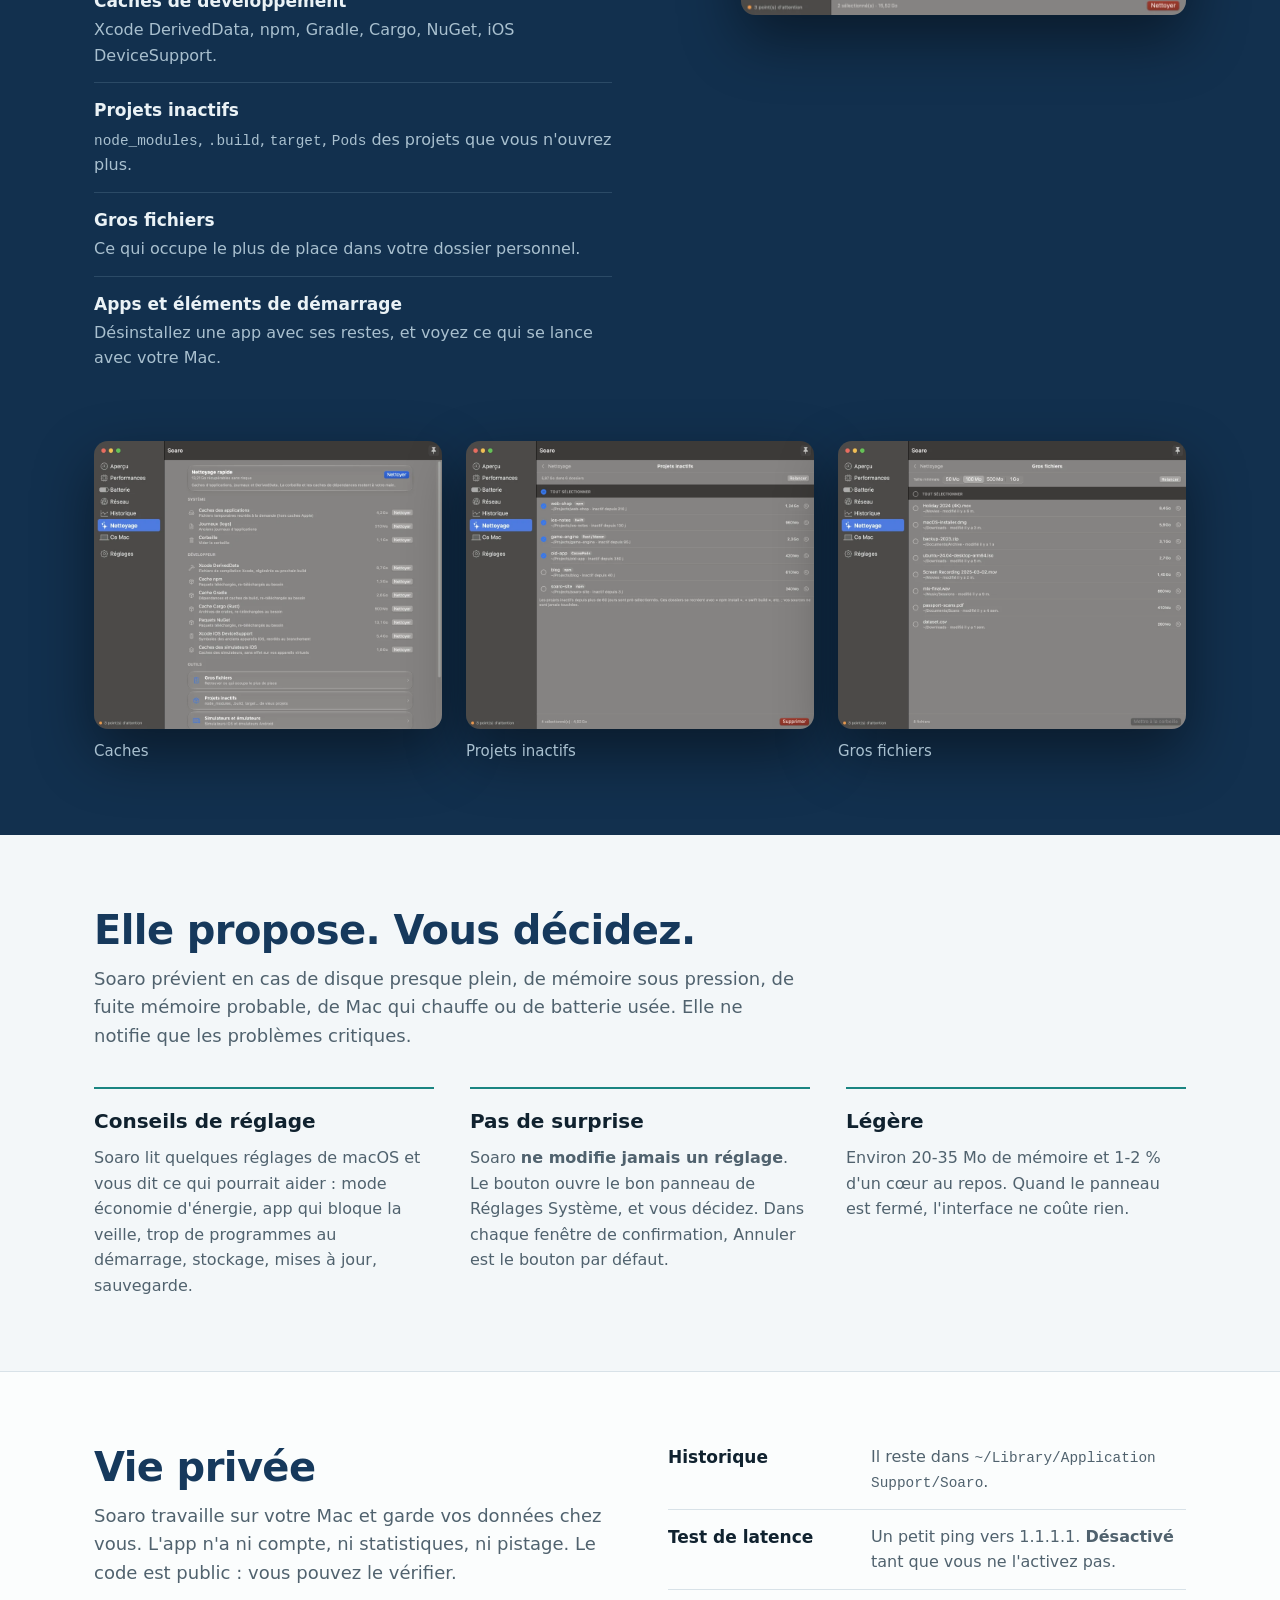
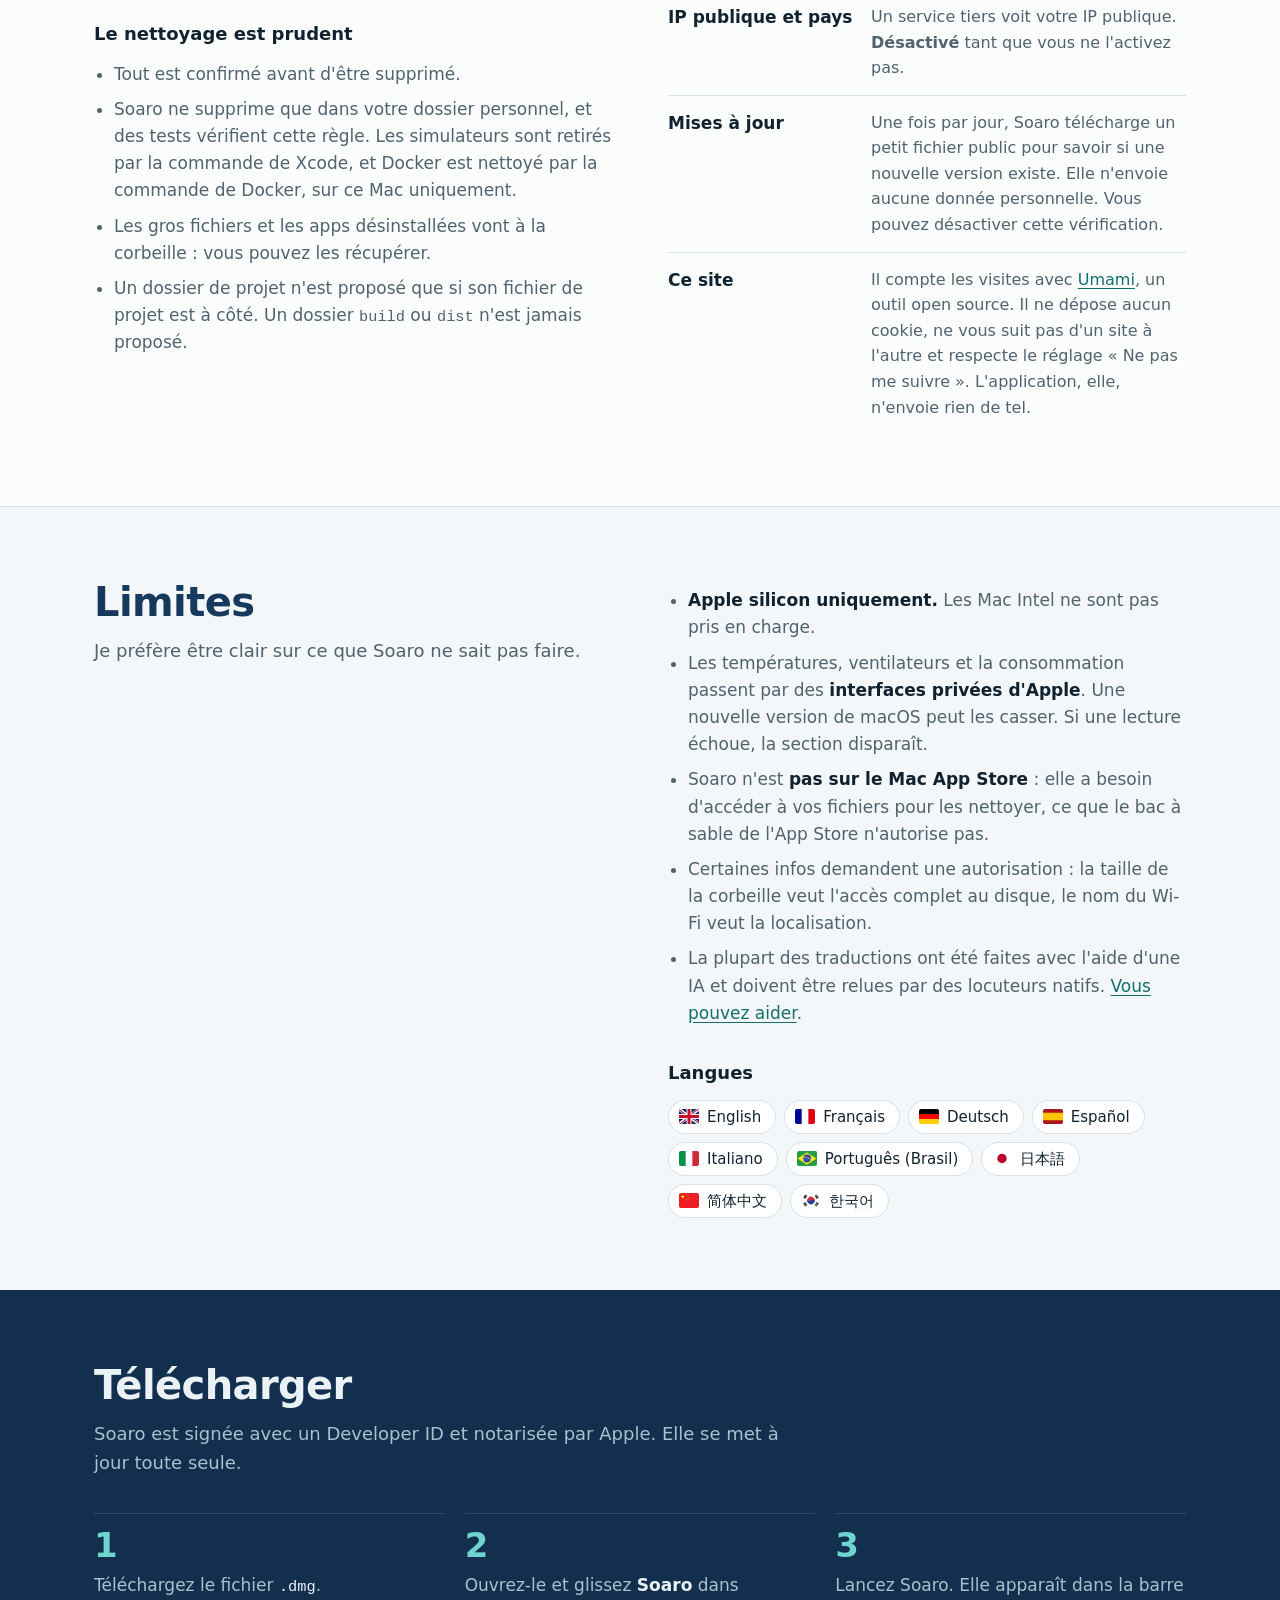
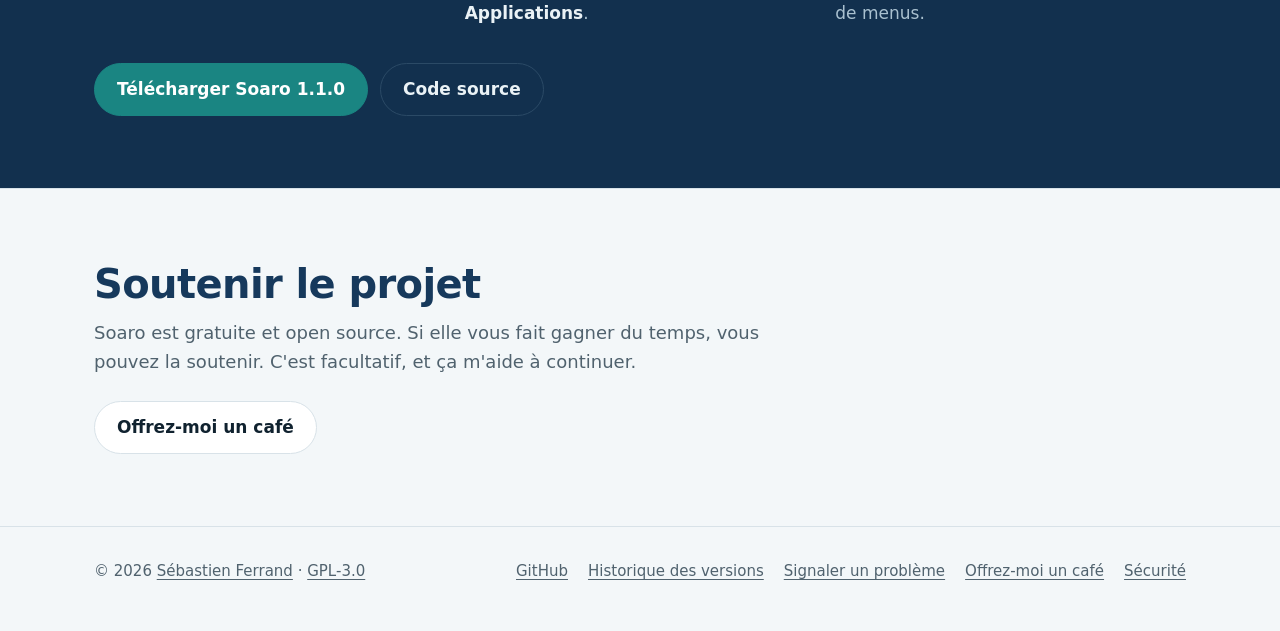
<file: site/fr/index.html>
<!doctype html>
<html lang="fr">
<head>
  <meta charset="utf-8">
  <meta name="viewport" content="width=device-width, initial-scale=1">
  <title>Soaro : moniteur et nettoyeur Mac dans la barre de menus</title>
  <meta name="description" content="Soaro est une app Mac gratuite et open source. Elle surveille CPU, GPU, mémoire, disque, réseau et batterie depuis la barre de menus. Aucun pistage.">
  <meta name="robots" content="index, follow, max-image-preview:large">
  <meta name="author" content="Sébastien Ferrand">
  <meta name="color-scheme" content="light dark">
  <meta name="theme-color" media="(prefers-color-scheme: light)" content="#f3f7f9">
  <meta name="theme-color" media="(prefers-color-scheme: dark)" content="#0b141b">
  <link rel="canonical" href="https://soaro.app/fr/">
  <link rel="alternate" hreflang="en" href="https://soaro.app/">
  <link rel="alternate" hreflang="fr" href="https://soaro.app/fr/">
  <link rel="alternate" hreflang="x-default" href="https://soaro.app/">

  <link rel="icon" href="../favicon.ico" sizes="48x48">
  <link rel="icon" type="image/svg+xml" href="../icon.svg">
  <link rel="icon" type="image/png" sizes="32x32" href="../favicon-32.png">
  <link rel="apple-touch-icon" href="../apple-touch-icon.png">
  <link rel="manifest" href="../site.webmanifest">

  <meta property="og:type" content="website">
  <meta property="og:site_name" content="Soaro">
  <meta property="og:title" content="Soaro : un Mac plus léger">
  <meta property="og:description" content="Une app gratuite et open source dans la barre de menus, qui surveille votre Mac et aide à le garder rapide et propre.">
  <meta property="og:url" content="https://soaro.app/fr/">
  <meta property="og:locale" content="fr_FR">
  <meta property="og:locale:alternate" content="en_US">
  <meta property="og:image" content="https://soaro.app/og-fr.png">
  <meta property="og:image:type" content="image/png">
  <meta property="og:image:width" content="1200">
  <meta property="og:image:height" content="630">
  <meta property="og:image:alt" content="La fenêtre de Soaro avec les jauges CPU, mémoire, GPU, disque, réseau et batterie, à côté du titre « Un Mac plus léger. »">
  <meta name="twitter:card" content="summary_large_image">
  <meta name="twitter:title" content="Soaro : un Mac plus léger">
  <meta name="twitter:description" content="Une app gratuite et open source dans la barre de menus, qui surveille votre Mac et aide à le garder rapide et propre.">
  <meta name="twitter:image" content="https://soaro.app/og-fr.png">
  <meta name="twitter:image:alt" content="La fenêtre de Soaro avec les jauges CPU, mémoire, GPU, disque, réseau et batterie, à côté du titre « Un Mac plus léger. »">

  <link rel="stylesheet" href="../style.css">
  <script type="application/ld+json">
{
  "@context": "https://schema.org",
  "@graph": [
    {
      "@type": "WebSite",
      "@id": "https://soaro.app/#website",
      "url": "https://soaro.app/",
      "name": "Soaro",
      "inLanguage": [
        "en",
        "fr"
      ],
      "publisher": {
        "@id": "https://soaro.app/#author"
      }
    },
    {
      "@type": "Person",
      "@id": "https://soaro.app/#author",
      "name": "Sébastien Ferrand",
      "url": "https://sferrand.fr",
      "sameAs": [
        "https://sferrand.fr",
        "https://github.com/sebmafate"
      ]
    },
    {
      "@type": "SoftwareApplication",
      "@id": "https://soaro.app/fr/#app",
      "name": "Soaro",
      "url": "https://soaro.app/fr/",
      "description": "Soaro est une app Mac gratuite et open source. Elle surveille CPU, GPU, mémoire, disque, réseau et batterie depuis la barre de menus. Aucun pistage.",
      "softwareVersion": "1.1.0",
      "applicationCategory": "UtilitiesApplication",
      "operatingSystem": "macOS 14 or later",
      "softwareRequirements": "Apple silicon Mac",
      "isAccessibleForFree": true,
      "offers": {
        "@type": "Offer",
        "price": "0",
        "priceCurrency": "EUR",
        "url": "https://github.com/sebmafate/soaro/releases/latest"
      },
      "downloadUrl": "https://github.com/sebmafate/soaro/releases/latest",
      "installUrl": "https://github.com/sebmafate/soaro/releases/latest",
      "license": "https://www.gnu.org/licenses/gpl-3.0.html",
      "codeRepository": "https://github.com/sebmafate/soaro",
      "image": "https://soaro.app/icon-512.png",
      "screenshot": [
        "https://soaro.app/og-fr.png",
        "https://soaro.app/screenshots/fr-performance-light.webp",
        "https://soaro.app/screenshots/fr-battery-light.webp",
        "https://soaro.app/screenshots/fr-network-light.webp"
      ],
      "featureList": [
        "Surveillance en temps réel du CPU, du GPU, de la mémoire, du disque, du réseau et de la batterie",
        "Charge par cœur, températures, ventilateurs et consommation",
        "Santé de la batterie, cycles et impact énergétique par app",
        "Détection du VPN et trafic réseau par app",
        "Historique sur 30 jours",
        "Nettoyage des caches, des gros fichiers, des projets de dev inactifs et des apps",
        "Nettoyage des simulateurs Xcode, des émulateurs Android et du cache de build Docker",
        "Recommandations et conseils de réglage, sans jamais modifier un réglage",
        "Neuf langues, aucun pistage"
      ],
      "inLanguage": [
        "en",
        "fr",
        "de",
        "es",
        "it",
        "pt-BR",
        "ja",
        "zh-Hans",
        "ko"
      ],
      "author": {
        "@id": "https://soaro.app/#author"
      },
      "isPartOf": {
        "@id": "https://soaro.app/#website"
      }
    }
  ]
}
  </script>
  <script defer src="https://stats.sferrand.fr/script.js" data-website-id="93d33848-dae3-495a-8455-1bc2f042047a" data-domains="soaro.app" data-do-not-track="true"></script>
</head>
<body>
<a class="skip" href="#main">Aller au contenu</a>
<header class="site">
  <div class="wrap">
    <a class="brand" href="./"><img src="../icon.svg" alt="" width="28" height="28">Soaro</a>
    <nav aria-label="Principal">
      <a class="hide-sm" href="#features">Fonctions</a>
      <a class="hide-sm" href="#cleanup">Nettoyage</a>
      <a class="hide-sm" href="#privacy">Vie privée</a>
      <a class="hide-sm" href="#limits">Limites</a>
      <div class="langsel" role="group" aria-label="Langue">
        <a href="./" hreflang="fr" lang="fr" aria-current="page" title="Français">FR</a>
        <a href="../" hreflang="en" lang="en" title="English">EN</a>
      </div>
      <a class="btn primary small" href="#download">Télécharger</a>
    </nav>
  </div>
</header>

<main id="main">
  <div class="hero">
    <div class="wrap">
      <div class="menubar" role="img" aria-label="Illustration de la barre de menus avec Soaro : CPU 34 % dans la couleur normale, GPU 72 % en orange, mémoire 83 % en rouge, disque 97 % en écarlate, batterie 67 %, puis le débit réseau"><img class="mb-app" src="../icon.svg" alt="" width="18" height="18"><span class="mb-item lv1"><span class="mb-l">CPU</span><span class="mb-v">34 %</span></span><span class="mb-item lv2"><span class="mb-l">GPU</span><span class="mb-v">72 %</span></span><span class="mb-item lv3"><span class="mb-l">RAM</span><span class="mb-v">83 %</span></span><span class="mb-item lv4"><span class="mb-l">SSD</span><span class="mb-v">97 %</span></span><span class="mb-item lv1 mb-wide"><span class="mb-l">BAT</span><span class="mb-v">67 %</span></span><span class="mb-item lv1 mb-wide"><span class="mb-l">↑ 310 Ko/s</span><span class="mb-v">↓ 2,4 Mo/s</span></span><span class="mb-clock mb-wide">Ven. 20 nov.  9:41</span></div>
      <p class="caption">La barre de menus, dessinée ici pour l'illustration. Une valeur passe à l'orange, au rouge, puis à l'écarlate quand elle se dégrade.</p>
      <div class="hero-grid">
        <div class="hero-text">
          <a class="pill" href="https://github.com/sebmafate/soaro/blob/main/CHANGELOG.md"><strong>Version 1.1.0</strong> Nettoyage des simulateurs, des émulateurs Android, de Docker et de NuGet</a>
          <h1>Un Mac plus léger.</h1>
          <p class="lead">Soaro vit dans la barre de menus. Elle surveille CPU, GPU, mémoire, disque, réseau et batterie, et vous dit quoi faire quand quelque chose ne va pas.</p>
          <div class="actions">
            <a class="btn primary" href="https://github.com/sebmafate/soaro/releases/latest">Télécharger pour macOS</a>
            <a class="btn" href="https://github.com/sebmafate/soaro">Voir sur GitHub</a>
          </div>
          <p class="meta">Gratuite et open source (GPL-3.0) · macOS 14 ou plus récent · Apple silicon</p>
        </div>
        <div class="hero-shot"><picture><source media="(prefers-color-scheme: dark)" srcset="../screenshots/fr-overview-dark-946.webp 946w, ../screenshots/fr-overview-dark.webp 1892w" sizes="(min-width: 900px) 760px, calc(100vw - 48px)"><img class="shot" src="../screenshots/fr-overview-light-946.webp" srcset="../screenshots/fr-overview-light-946.webp 946w, ../screenshots/fr-overview-light.webp 1892w" sizes="(min-width: 900px) 760px, calc(100vw - 48px)" width="946" height="782" decoding="async" fetchpriority="high" alt="La fenêtre de Soaro, avec six jauges pour le CPU, la mémoire, le GPU, le disque, le réseau et la batterie, suivies des recommandations"></picture></div>
      </div>
    </div>
    <svg class="wave" viewBox="0 0 1200 60" preserveAspectRatio="none" aria-hidden="true" fill="none" stroke="currentColor" stroke-width="2" stroke-linecap="round"><path d="M0.0 30.0 L5.0 34.0 L10.0 37.7 L15.0 41.0 L20.0 43.9 L25.0 46.3 L30.0 48.0 L35.0 49.1 L40.0 49.5 L45.0 49.3 L50.0 48.4 L55.0 47.0 L60.0 45.0 L65.0 42.6 L70.0 39.8 L75.0 36.8 L80.0 33.6 L85.0 30.5 L90.0 27.3 L95.0 24.4 L100.0 21.7 L105.0 19.4 L110.0 17.5 L115.0 16.0 L120.0 15.1 L125.0 14.7 L130.0 14.8 L135.0 15.4 L140.0 16.5 L145.0 18.0 L150.0 19.8 L155.0 22.0 L160.0 24.3 L165.0 26.8 L170.0 29.3 L175.0 31.7 L180.0 34.1 L185.0 36.2 L190.0 38.1 L195.0 39.6 L200.0 40.8 L205.0 41.6 L210.0 42.0 L215.0 42.0 L220.0 41.5 L225.0 40.7 L230.0 39.6 L235.0 38.2 L240.0 36.6 L245.0 34.7 L250.0 32.8 L255.0 30.8 L260.0 28.9 L265.0 27.1 L270.0 25.4 L275.0 23.9 L280.0 22.6 L285.0 21.6 L290.0 21.0 L295.0 20.6 L300.0 20.6 L305.0 20.9 L310.0 21.5 L315.0 22.3 L320.0 23.4 L325.0 24.7 L330.0 26.1 L335.0 27.6 L340.0 29.1 L345.0 30.6 L350.0 32.1 L355.0 33.5 L360.0 34.7 L365.0 35.7 L370.0 36.5 L375.0 37.0 L380.0 37.3 L385.0 37.4 L390.0 37.2 L395.0 36.8 L400.0 36.1 L405.0 35.3 L410.0 34.3 L415.0 33.2 L420.0 32.1 L425.0 30.9 L430.0 29.7 L435.0 28.5 L440.0 27.4 L445.0 26.5 L450.0 25.7 L455.0 25.0 L460.0 24.5 L465.0 24.3 L470.0 24.2 L475.0 24.3 L480.0 24.6 L485.0 25.1 L490.0 25.7 L495.0 26.5 L500.0 27.3 L505.0 28.2 L510.0 29.2 L515.0 30.1 L520.0 31.0 L525.0 31.9 L530.0 32.7 L535.0 33.3 L540.0 33.9 L545.0 34.2 L550.0 34.5 L555.0 34.6 L560.0 34.5 L565.0 34.3 L570.0 33.9 L575.0 33.4 L580.0 32.8 L585.0 32.2 L590.0 31.5 L595.0 30.7 L600.0 30.0 L605.0 29.3 L610.0 28.6 L615.0 28.0 L620.0 27.5 L625.0 27.0 L630.0 26.7 L635.0 26.5 L640.0 26.4 L645.0 26.5 L650.0 26.6 L655.0 26.9 L660.0 27.3 L665.0 27.7 L670.0 28.2 L675.0 28.8 L680.0 29.3 L685.0 29.9 L690.0 30.5 L695.0 31.0 L700.0 31.5 L705.0 31.9 L710.0 32.3 L715.0 32.5 L720.0 32.7 L725.0 32.8 L730.0 32.8 L735.0 32.7 L740.0 32.5 L745.0 32.2 L750.0 31.9 L755.0 31.5 L760.0 31.0 L765.0 30.6 L770.0 30.1 L775.0 29.7 L780.0 29.3 L785.0 28.9 L790.0 28.5 L795.0 28.2 L800.0 28.0 L805.0 27.9 L810.0 27.8 L815.0 27.8 L820.0 27.9 L825.0 28.0 L830.0 28.2 L835.0 28.5 L840.0 28.8 L845.0 29.1 L850.0 29.5 L855.0 29.8 L860.0 30.2 L865.0 30.5 L870.0 30.8 L875.0 31.1 L880.0 31.4 L885.0 31.5 L890.0 31.6 L895.0 31.7 L900.0 31.7 L905.0 31.7 L910.0 31.6 L915.0 31.4 L920.0 31.2 L925.0 31.0 L930.0 30.7 L935.0 30.4 L940.0 30.2 L945.0 29.9 L950.0 29.6 L955.0 29.4 L960.0 29.1 L965.0 29.0 L970.0 28.8 L975.0 28.7 L980.0 28.7 L985.0 28.7 L990.0 28.7 L995.0 28.8 L1000.0 28.9 L1005.0 29.0 L1010.0 29.2 L1015.0 29.4 L1020.0 29.6 L1025.0 29.8 L1030.0 30.1 L1035.0 30.3 L1040.0 30.5 L1045.0 30.6 L1050.0 30.8 L1055.0 30.9 L1060.0 31.0 L1065.0 31.0 L1070.0 31.1 L1075.0 31.0 L1080.0 31.0 L1085.0 30.9 L1090.0 30.8 L1095.0 30.6 L1100.0 30.5 L1105.0 30.3 L1110.0 30.1 L1115.0 30.0 L1120.0 29.8 L1125.0 29.7 L1130.0 29.5 L1135.0 29.4 L1140.0 29.3 L1145.0 29.2 L1150.0 29.2 L1155.0 29.2 L1160.0 29.2 L1165.0 29.2 L1170.0 29.3 L1175.0 29.4 L1180.0 29.5 L1185.0 29.6 L1190.0 29.7 L1195.0 29.9 L1200.0 30.0"/></svg>
  </div>

  <section id="features">
    <div class="wrap">
      <h2>Ce que vous voyez</h2>
      <p class="intro">Ouvrez le panneau depuis la barre de menus pour un coup d'œil, ou gardez la fenêtre complète sur le bureau. Tout est mesuré sur votre Mac, en temps réel.</p>
      <div class="bento">
      <article class="tile wide">
        <div class="tile-text"><h3>Dans la barre de menus</h3><p>Choisissez ce que vous voulez voir, à côté de l'horloge. Une valeur passe à l'<strong class="lv2">orange</strong>, au <strong class="lv3">rouge</strong>, puis à l'<strong class="lv4">écarlate</strong> quand elle se dégrade. Vous choisissez les seuils, et le survol de l'icône vous dit pourquoi une valeur est colorée.</p></div>
        <picture><source media="(prefers-color-scheme: dark)" srcset="../screenshots/fr-settings-dark-946.webp 946w, ../screenshots/fr-settings-dark.webp 1892w" sizes="(min-width: 760px) 640px, calc(100vw - 100px)"><img class="shot" src="../screenshots/fr-settings-light-946.webp" srcset="../screenshots/fr-settings-light-946.webp 946w, ../screenshots/fr-settings-light.webp 1892w" sizes="(min-width: 760px) 640px, calc(100vw - 100px)" width="946" height="782" decoding="async" loading="lazy" alt="Réglages avec le choix des valeurs affichées dans la barre de menus et les seuils de couleur"></picture>
      </article>
      <article class="tile">
        <div class="tile-text"><h3>Performances</h3><p>Charge par cœur, cœurs d'efficacité et de performance séparés. Pression mémoire, swap et mémoire compressée. Débit et état SMART du disque. Températures, ventilateurs et consommation.</p></div>
        <picture><source media="(prefers-color-scheme: dark)" srcset="../screenshots/fr-performance-dark-946.webp 946w, ../screenshots/fr-performance-dark.webp 1892w" sizes="(min-width: 760px) 520px, calc(100vw - 100px)"><img class="shot" src="../screenshots/fr-performance-light-946.webp" srcset="../screenshots/fr-performance-light-946.webp 946w, ../screenshots/fr-performance-light.webp 1892w" sizes="(min-width: 760px) 520px, calc(100vw - 100px)" width="946" height="782" decoding="async" loading="lazy" alt="Onglet Performances avec une barre par cœur du processeur et le détail de la mémoire"></picture>
      </article>
      <article class="tile">
        <div class="tile-text"><h3>Batterie</h3><p>Votre batterie est-elle encore en forme ? Quelle app la vide ? Santé et nombre de cycles, puissance de charge en watts, et impact énergétique de chaque app.</p></div>
        <picture><source media="(prefers-color-scheme: dark)" srcset="../screenshots/fr-battery-dark-946.webp 946w, ../screenshots/fr-battery-dark.webp 1892w" sizes="(min-width: 760px) 520px, calc(100vw - 100px)"><img class="shot" src="../screenshots/fr-battery-light-946.webp" srcset="../screenshots/fr-battery-light-946.webp 946w, ../screenshots/fr-battery-light.webp 1892w" sizes="(min-width: 760px) 520px, calc(100vw - 100px)" width="946" height="782" decoding="async" loading="lazy" alt="Onglet Batterie avec le niveau de charge, la santé et l'impact énergétique par app"></picture>
      </article>
      <article class="tile">
        <div class="tile-text"><h3>Réseau</h3><p>Débit, volume, et qui utilise votre connexion : trafic par app, détection du VPN faite en local, qualité du Wi-Fi et latence. IP publique et pays, si vous l'activez.</p></div>
        <picture><source media="(prefers-color-scheme: dark)" srcset="../screenshots/fr-network-dark-946.webp 946w, ../screenshots/fr-network-dark.webp 1892w" sizes="(min-width: 760px) 520px, calc(100vw - 100px)"><img class="shot" src="../screenshots/fr-network-light-946.webp" srcset="../screenshots/fr-network-light-946.webp 946w, ../screenshots/fr-network-light.webp 1892w" sizes="(min-width: 760px) 520px, calc(100vw - 100px)" width="946" height="782" decoding="async" loading="lazy" alt="Onglet Réseau avec les débits descendant et montant, l'état du VPN et le trafic par app"></picture>
      </article>
      <article class="tile">
        <div class="tile-text"><h3>Historique</h3><p>Quelque chose a ramé cette nuit ? Regardez la dernière heure, le dernier jour, la dernière semaine ou le dernier mois. L'historique reste sur votre Mac, pendant 30 jours.</p></div>
        <picture><source media="(prefers-color-scheme: dark)" srcset="../screenshots/fr-history-dark-946.webp 946w, ../screenshots/fr-history-dark.webp 1892w" sizes="(min-width: 760px) 520px, calc(100vw - 100px)"><img class="shot" src="../screenshots/fr-history-light-946.webp" srcset="../screenshots/fr-history-light-946.webp 946w, ../screenshots/fr-history-light.webp 1892w" sizes="(min-width: 760px) 520px, calc(100vw - 100px)" width="946" height="782" decoding="async" loading="lazy" alt="Onglet Historique avec une courbe du processeur sur 24 heures"></picture>
      </article>
      </div>
    </div>
  </section>

  <section id="cleanup" class="deep">
    <div class="wrap">
      <div class="split">
        <div>
          <p class="eyebrow">Nouveau dans la 1.1.0</p>
          <h2>Un nettoyage pensé pour ceux qui fabriquent des choses</h2>
          <p class="intro">Soaro retrouve ce que vos outils laissent derrière eux, affiche la taille réelle, et ne supprime que ce que vous cochez.</p>
          <dl class="tools-list">
        <div><dt>Simulateurs et émulateurs</dt><dd>Simulateurs Xcode et appareils virtuels Android. Ceux qui n'ont pas servi depuis plus de 60 jours sont présélectionnés. Un appareil en cours d'exécution n'est jamais supprimé.</dd></div>
        <div><dt>Docker</dt><dd>Cache de build et images sans étiquette. Une minute plus tard, Soaro vous dit combien de place est vraiment revenue. Les conteneurs, les volumes et les images étiquetées ne sont jamais touchés.</dd></div>
        <div><dt>Caches de développement</dt><dd>Xcode DerivedData, npm, Gradle, Cargo, NuGet, iOS DeviceSupport.</dd></div>
        <div><dt>Projets inactifs</dt><dd><code>node_modules</code>, <code>.build</code>, <code>target</code>, <code>Pods</code> des projets que vous n'ouvrez plus.</dd></div>
        <div><dt>Gros fichiers</dt><dd>Ce qui occupe le plus de place dans votre dossier personnel.</dd></div>
        <div><dt>Apps et éléments de démarrage</dt><dd>Désinstallez une app avec ses restes, et voyez ce qui se lance avec votre Mac.</dd></div>
      </dl>
        </div>
        <div class="stack">
          <img class="shot" src="../screenshots/fr-cleanup-simulators-dark-946.webp" srcset="../screenshots/fr-cleanup-simulators-dark-946.webp 946w, ../screenshots/fr-cleanup-simulators-dark.webp 1892w" sizes="(min-width: 900px) 540px, calc(100vw - 48px)" width="946" height="782" decoding="async" loading="lazy" alt="Outil Simulateurs et émulateurs, avec les simulateurs iOS et les appareils virtuels Android classés par taille">
          <img class="shot offset" src="../screenshots/fr-cleanup-docker-dark-946.webp" srcset="../screenshots/fr-cleanup-docker-dark-946.webp 946w, ../screenshots/fr-cleanup-docker-dark.webp 1892w" sizes="(min-width: 900px) 460px, calc(86vw - 48px)" width="946" height="782" decoding="async" loading="lazy" alt="Outil Docker, avec le cache de build et les images sans étiquette sélectionnés">
        </div>
      </div>
      <div class="trio">
        <figure><img class="shot" src="../screenshots/fr-cleanup-dark-946.webp" srcset="../screenshots/fr-cleanup-dark-946.webp 946w, ../screenshots/fr-cleanup-dark.webp 1892w" sizes="(min-width: 760px) 350px, calc(100vw - 48px)" width="946" height="782" decoding="async" loading="lazy" alt="Onglet Nettoyage avec les caches du système et de développement"><figcaption>Caches</figcaption></figure>
        <figure><img class="shot" src="../screenshots/fr-cleanup-devProjects-dark-946.webp" srcset="../screenshots/fr-cleanup-devProjects-dark-946.webp 946w, ../screenshots/fr-cleanup-devProjects-dark.webp 1892w" sizes="(min-width: 760px) 350px, calc(100vw - 48px)" width="946" height="782" decoding="async" loading="lazy" alt="Outil Projets inactifs"><figcaption>Projets inactifs</figcaption></figure>
        <figure><img class="shot" src="../screenshots/fr-cleanup-largeFiles-dark-946.webp" srcset="../screenshots/fr-cleanup-largeFiles-dark-946.webp 946w, ../screenshots/fr-cleanup-largeFiles-dark.webp 1892w" sizes="(min-width: 760px) 350px, calc(100vw - 48px)" width="946" height="782" decoding="async" loading="lazy" alt="Outil Gros fichiers"><figcaption>Gros fichiers</figcaption></figure>
      </div>
    </div>
  </section>

  <section>
    <div class="wrap">
      <h2>Elle propose. Vous décidez.</h2>
      <p class="intro">Soaro prévient en cas de disque presque plein, de mémoire sous pression, de fuite mémoire probable, de Mac qui chauffe ou de batterie usée. Elle ne notifie que les problèmes critiques.</p>
      <div class="cols3">
        <div><h3>Conseils de réglage</h3><p>Soaro lit quelques réglages de macOS et vous dit ce qui pourrait aider : mode économie d'énergie, app qui bloque la veille, trop de programmes au démarrage, stockage, mises à jour, sauvegarde.</p></div>
        <div><h3>Pas de surprise</h3><p>Soaro <strong>ne modifie jamais un réglage</strong>. Le bouton ouvre le bon panneau de Réglages Système, et vous décidez. Dans chaque fenêtre de confirmation, Annuler est le bouton par défaut.</p></div>
        <div><h3>Légère</h3><p>Environ 20-35 Mo de mémoire et 1-2 % d'un cœur au repos. Quand le panneau est fermé, l'interface ne coûte rien.</p></div>
      </div>
    </div>
  </section>

  <section id="privacy" class="tint">
    <div class="wrap split">
      <div>
        <h2>Vie privée</h2>
        <p class="intro">Soaro travaille sur votre Mac et garde vos données chez vous. L'app n'a ni compte, ni statistiques, ni pistage. Le code est public : vous pouvez le vérifier.</p>
        <h3 class="sub">Le nettoyage est prudent</h3>
        <ul class="plain">
        <li>Tout est confirmé avant d'être supprimé.</li>
        <li>Soaro ne supprime que dans votre dossier personnel, et des tests vérifient cette règle. Les simulateurs sont retirés par la commande de Xcode, et Docker est nettoyé par la commande de Docker, sur ce Mac uniquement.</li>
        <li>Les gros fichiers et les apps désinstallées vont à la corbeille : vous pouvez les récupérer.</li>
        <li>Un dossier de projet n'est proposé que si son fichier de projet est à côté. Un dossier <code>build</code> ou <code>dist</code> n'est jamais proposé.</li>
      </ul>
      </div>
      <dl class="facts">
        <div><dt>Historique</dt><dd>Il reste dans <code>~/Library/Application Support/Soaro</code>.</dd></div>
        <div><dt>Test de latence</dt><dd>Un petit ping vers 1.1.1.1. <strong>Désactivé</strong> tant que vous ne l'activez pas.</dd></div>
        <div><dt>IP publique et pays</dt><dd>Un service tiers voit votre IP publique. <strong>Désactivé</strong> tant que vous ne l'activez pas.</dd></div>
        <div><dt>Mises à jour</dt><dd>Une fois par jour, Soaro télécharge un petit fichier public pour savoir si une nouvelle version existe. Elle n'envoie aucune donnée personnelle. Vous pouvez désactiver cette vérification.</dd></div>
        <div><dt>Ce site</dt><dd>Il compte les visites avec <a href="https://umami.is">Umami</a>, un outil open source. Il ne dépose aucun cookie, ne vous suit pas d'un site à l'autre et respecte le réglage « Ne pas me suivre ». L'application, elle, n'envoie rien de tel.</dd></div>
      </dl>
    </div>
  </section>

  <section id="limits">
    <div class="wrap split">
      <div>
        <h2>Limites</h2>
        <p class="intro">Je préfère être clair sur ce que Soaro ne sait pas faire.</p>
      </div>
      <div>
        <ul class="plain">
        <li><strong>Apple silicon uniquement.</strong> Les Mac Intel ne sont pas pris en charge.</li>
        <li>Les températures, ventilateurs et la consommation passent par des <strong>interfaces privées d'Apple</strong>. Une nouvelle version de macOS peut les casser. Si une lecture échoue, la section disparaît.</li>
        <li>Soaro n'est <strong>pas sur le Mac App Store</strong> : elle a besoin d'accéder à vos fichiers pour les nettoyer, ce que le bac à sable de l'App Store n'autorise pas.</li>
        <li>Certaines infos demandent une autorisation : la taille de la corbeille veut l'accès complet au disque, le nom du Wi-Fi veut la localisation.</li>
        <li>La plupart des traductions ont été faites avec l'aide d'une IA et doivent être relues par des locuteurs natifs. <a href="https://github.com/sebmafate/soaro/blob/main/CONTRIBUTING.md#translations">Vous pouvez aider</a>.</li>
      </ul>
        <h3 class="sub">Langues</h3>
        <ul class="langs">
          <li><img class="flag" src="../flags/gb.svg" alt="" width="20" height="15" loading="lazy">English</li>
          <li><img class="flag" src="../flags/fr.svg" alt="" width="20" height="15" loading="lazy">Français</li>
          <li><img class="flag" src="../flags/de.svg" alt="" width="20" height="15" loading="lazy">Deutsch</li>
          <li><img class="flag" src="../flags/es.svg" alt="" width="20" height="15" loading="lazy">Español</li>
          <li><img class="flag" src="../flags/it.svg" alt="" width="20" height="15" loading="lazy">Italiano</li>
          <li><img class="flag" src="../flags/br.svg" alt="" width="20" height="15" loading="lazy">Português (Brasil)</li>
          <li><img class="flag" src="../flags/jp.svg" alt="" width="20" height="15" loading="lazy">日本語</li>
          <li><img class="flag" src="../flags/cn.svg" alt="" width="20" height="15" loading="lazy">简体中文</li>
          <li><img class="flag" src="../flags/kr.svg" alt="" width="20" height="15" loading="lazy">한국어</li>
        </ul>
      </div>
    </div>
  </section>

  <section id="download" class="deep">
    <div class="wrap">
      <h2>Télécharger</h2>
      <p class="intro">Soaro est signée avec un Developer ID et notarisée par Apple. Elle se met à jour toute seule.</p>
      <ol class="steps">
        <li><span>Téléchargez le fichier <code>.dmg</code>.</span></li>
        <li><span>Ouvrez-le et glissez <strong>Soaro</strong> dans <strong>Applications</strong>.</span></li>
        <li><span>Lancez Soaro. Elle apparaît dans la barre de menus.</span></li>
      </ol>
      <div class="actions">
        <a class="btn primary" href="https://github.com/sebmafate/soaro/releases/latest">Télécharger Soaro 1.1.0</a>
        <a class="btn ghost" href="https://github.com/sebmafate/soaro">Code source</a>
      </div>
    </div>
  </section>

  <section class="support">
    <div class="wrap">
      <h2>Soutenir le projet</h2>
      <p class="intro">Soaro est gratuite et open source. Si elle vous fait gagner du temps, vous pouvez la soutenir. C'est facultatif, et ça m'aide à continuer.</p>
      <a class="btn" href="https://buymeacoffee.com/sebmafate">Offrez-moi un café</a>
    </div>
  </section>
</main>

<footer class="site">
  <div class="wrap">
    <span>© 2026 <a href="https://sferrand.fr" rel="author">Sébastien Ferrand</a> · <a href="https://github.com/sebmafate/soaro/blob/main/LICENSE">GPL-3.0</a></span>
    <nav aria-label="Bas de page">
      <a href="https://github.com/sebmafate/soaro">GitHub</a>
      <a href="https://github.com/sebmafate/soaro/blob/main/CHANGELOG.md">Historique des versions</a>
      <a href="https://github.com/sebmafate/soaro/issues">Signaler un problème</a>
      <a href="https://buymeacoffee.com/sebmafate">Offrez-moi un café</a>
      <a href="https://github.com/sebmafate/soaro/blob/main/SECURITY.md">Sécurité</a>
    </nav>
  </div>
</footer>
</body>
</html>
</file>
<file: site/style.css>
/* Soaro website. No framework, no script, no external font or request.
   Layout: a drawn menu bar opens the page, the hero is in two columns, features are a grid of tiles,
   and the calming wave of the icon is the only ornament. Colors follow the visitor's light or dark mode. */
:root {
  --bg: #f3f7f9; --surface: #ffffff; --ink: #10222f; --muted: #50626e; --line: #d8e2e8;
  --navy: #16395c; --teal: #1a8582; --teal-strong: #136f6c; --on-teal: #ffffff;
  --deep: #12304e; --on-deep: #eaf2f6; --on-deep-muted: #a9c0cf; --deep-line: #2b4a66;
  --lv2: #b45f06; --lv3: #c0392b; --lv4: #a3122f;
  --display: ui-rounded, "SF Pro Rounded", -apple-system, BlinkMacSystemFont, "Segoe UI", system-ui, sans-serif;
  --text: -apple-system, BlinkMacSystemFont, "SF Pro Text", "Segoe UI", system-ui, sans-serif;
  --mono: ui-monospace, "SF Mono", Menlo, monospace;
  --bar: rgba(255, 255, 255, .78); --bar-line: #d8e2e8; --bar-ink: #10222f; --accent-on-deep: #6fd3cf;
  --shadow: 0 1px 2px rgba(16, 34, 47, .06), 0 18px 44px rgba(16, 34, 47, .13);
  --maxw: 1140px;
}
@media (prefers-color-scheme: dark) {
  :root {
    --bg: #0b141b; --surface: #121e28; --ink: #e7eef2; --muted: #9aacb8; --line: #213341;
    --navy: #9ccdf2; --teal: #3fb7b3; --teal-strong: #62cbc7; --on-teal: #06201f;
    --deep: #0f2236; --on-deep: #eaf2f6; --on-deep-muted: #a9c0cf; --deep-line: #26405a;
    --lv2: #f0a04b; --lv3: #f0705f; --lv4: #ff5c7a;
    --bar: rgba(255, 255, 255, .07); --bar-line: #2a3d4c; --bar-ink: #e7eef2;
    --shadow: 0 1px 2px rgba(0, 0, 0, .4), 0 18px 44px rgba(0, 0, 0, .5);
  }
}
* { box-sizing: border-box; }
html { scroll-behavior: smooth; }
body { margin: 0; background: var(--bg); color: var(--ink); font: 17px/1.6 var(--text); -webkit-font-smoothing: antialiased; }
a { color: var(--teal-strong); text-underline-offset: 3px; }
img { max-width: 100%; height: auto; display: block; }
code { font: .9em var(--mono); }
.wrap { max-width: var(--maxw); margin: 0 auto; padding: 0 24px; }
.skip { position: absolute; left: -9999px; top: 8px; z-index: 20; background: var(--teal); color: var(--on-teal); padding: 8px 14px; border-radius: 8px; }
.skip:focus { left: 8px; }
a:focus-visible { outline: 3px solid var(--teal); outline-offset: 3px; border-radius: 4px; }
h1, h2, h3 { font-family: var(--display); text-wrap: balance; margin: 0; }
h2 { font-size: clamp(28px, 3.6vw, 40px); line-height: 1.15; letter-spacing: -.015em; color: var(--navy); }
h3 { font-size: 20px; }
.intro { color: var(--muted); max-width: 62ch; margin: 12px 0 0; font-size: 18px; }
.eyebrow { margin: 0 0 10px; font-size: 13px; font-weight: 700; letter-spacing: .08em; text-transform: uppercase; color: var(--teal-strong); }

header.site { position: sticky; top: 0; z-index: 10; background: color-mix(in srgb, var(--bg) 86%, transparent); backdrop-filter: saturate(180%) blur(14px); -webkit-backdrop-filter: saturate(180%) blur(14px); border-bottom: 1px solid var(--line); }
header.site .wrap { display: flex; align-items: center; gap: 20px; height: 62px; }
.brand { display: flex; align-items: center; gap: 10px; font: 700 19px var(--display); color: var(--ink); text-decoration: none; }
header.site nav { margin-left: auto; display: flex; align-items: center; gap: 22px; font-size: 15px; }
header.site nav a { color: var(--muted); text-decoration: none; }
header.site nav a:hover { color: var(--ink); }
.langsel { display: flex; border: 1px solid var(--line); border-radius: 999px; overflow: hidden; font-size: 13px; font-weight: 600; }
.langsel a { padding: 3px 10px; }
.langsel a[aria-current] { background: var(--surface); color: var(--ink); }
@media (max-width: 760px) { header.site nav a.hide-sm { display: none; } header.site nav { gap: 12px; } }

.btn { display: inline-flex; align-items: center; padding: 12px 22px; border-radius: 999px; font-weight: 600; text-decoration: none; border: 1px solid var(--line); color: var(--ink); background: var(--surface); }
.btn:hover { border-color: var(--teal); }
.btn.primary, header.site nav a.btn.primary { background: var(--teal); border-color: var(--teal); color: var(--on-teal); }
.btn.primary:hover { background: var(--teal-strong); border-color: var(--teal-strong); }
.btn.small { padding: 6px 16px; font-size: 15px; }
.btn.ghost { background: transparent; border-color: var(--deep-line); color: var(--on-deep); }
.actions { display: flex; gap: 12px; flex-wrap: wrap; }

/* Hero: the screenshot runs past the right edge of the page. */
.hero { padding-top: 28px; overflow-x: clip; background: linear-gradient(180deg, color-mix(in srgb, var(--teal) 9%, var(--bg)), var(--bg) 70%); color: var(--teal); }
.menubar { display: flex; align-items: center; gap: 18px; height: 42px; padding: 0 16px; border-radius: 12px; background: var(--bar); box-shadow: inset 0 0 0 1px var(--bar-line); color: var(--bar-ink); overflow: hidden; white-space: nowrap; }
.mb-app { margin-right: auto; border-radius: 4px; }
.mb-item { display: grid; justify-items: center; line-height: 1; font-weight: 600; font-variant-numeric: tabular-nums; }
.mb-l { font-size: 9.5px; letter-spacing: .04em; opacity: .85; }
.mb-v { font-size: 14px; margin-top: 2px; }
.mb-clock { font-size: 14px; }
.lv1 { color: var(--bar-ink); }
.caption { margin: 8px 2px 0; font-size: 13px; color: var(--muted); }
@media (max-width: 620px) { .menubar { gap: 14px; } .mb-wide { display: none; } }
.hero-grid { margin-top: 44px; display: grid; grid-template-columns: minmax(0, 5fr) minmax(0, 6fr); gap: 48px; align-items: center; }
.hero-text { color: var(--ink); display: grid; gap: 20px; justify-items: start; }
.pill { display: inline-flex; flex-wrap: wrap; gap: 0 10px; align-items: baseline; padding: 7px 16px; border-radius: 16px; background: var(--surface); border: 1px solid var(--line); font-size: 14px; color: var(--muted); text-decoration: none; }
.pill strong { color: var(--teal-strong); }
.hero h1 { font-size: clamp(44px, 6.4vw, 76px); line-height: 1.02; letter-spacing: -.03em; color: var(--navy); }
.lead { font-size: clamp(18px, 1.9vw, 21px); color: var(--muted); margin: 0; max-width: 34em; }
.meta { margin: 0; font-size: 14px; color: var(--muted); }
.shot { border-radius: 14px; box-shadow: var(--shadow); }
.hero-shot { margin-right: -140px; }
.wave { display: block; width: 100%; height: 56px; margin-top: 40px; }
@media (max-width: 900px) { .hero-grid { grid-template-columns: 1fr; } .hero-shot { margin-right: 0; } }

section { padding: 72px 0; }
.bento { display: grid; grid-template-columns: repeat(2, minmax(0, 1fr)); gap: 20px; margin-top: 36px; }
.tile { background: var(--surface); border: 1px solid var(--line); border-radius: 22px; overflow: hidden; display: grid; grid-template-rows: auto 1fr; }
.tile-text { padding: 26px 28px 20px; }
.tile p { margin: 8px 0 0; color: var(--muted); font-size: 16px; }
.tile picture { display: block; padding: 0 28px; height: 280px; overflow: hidden; }
.tile .shot { border-radius: 12px 12px 0 0; box-shadow: var(--shadow); }
.tile.wide { grid-column: 1 / -1; grid-template-columns: minmax(0, 2fr) minmax(0, 3fr); grid-template-rows: auto; align-items: center; }
.tile.wide .tile-text { padding: 28px 8px 28px 36px; }
.tile.wide h3 { font-size: 26px; }
.tile.wide picture { padding: 28px 28px 0 0; height: 340px; }
.lv2 { color: var(--lv2); } .lv3 { color: var(--lv3); } .lv4 { color: var(--lv4); }
@media (max-width: 760px) { .bento { grid-template-columns: 1fr; } .tile.wide { grid-template-columns: 1fr; } .tile.wide .tile-text { padding: 26px 28px 20px; } .tile.wide picture { padding: 0 28px; height: 240px; } .tile picture { height: 240px; } }

.deep { background: var(--deep); color: var(--on-deep); }
.deep h2 { color: var(--on-deep); }
.deep .intro { color: var(--on-deep-muted); }
.deep .eyebrow { color: var(--accent-on-deep); }
.split { display: grid; grid-template-columns: minmax(0, 1fr) minmax(0, 1fr); gap: 56px; align-items: start; }
@media (max-width: 900px) { .split { grid-template-columns: 1fr; gap: 32px; } }
.tools-list { margin: 28px 0 0; display: grid; gap: 0; }
.tools-list div { padding: 14px 0; border-top: 1px solid var(--deep-line); }
.tools-list dt { font-weight: 650; }
.tools-list dd { margin: 2px 0 0; color: var(--on-deep-muted); font-size: 16px; }
.stack { display: grid; padding-top: 12px; }
.stack .shot.offset { margin: -34% 0 0 14%; width: 86%; }
.stack img, .trio img { box-shadow: 0 24px 60px rgba(0, 0, 0, .45); }
.trio { display: grid; grid-template-columns: repeat(auto-fit, minmax(230px, 1fr)); gap: 24px; margin-top: 56px; }
.trio figure { margin: 0; }
.trio figcaption { margin-top: 10px; font-size: 15px; color: var(--on-deep-muted); }

.cols3 { display: grid; grid-template-columns: repeat(auto-fit, minmax(240px, 1fr)); gap: 36px; margin-top: 36px; }
.cols3 div { border-top: 2px solid var(--teal); padding-top: 16px; }
.cols3 p { color: var(--muted); margin: 8px 0 0; font-size: 16px; }

.tint { background: color-mix(in srgb, var(--surface) 70%, var(--bg)); border-block: 1px solid var(--line); }
.facts { margin: 0; display: grid; }
.facts div { display: grid; grid-template-columns: 11em minmax(0, 1fr); gap: 16px; padding: 14px 0; border-top: 1px solid var(--line); }
.facts div:first-child { border-top: 0; padding-top: 0; }
.facts dt { font-weight: 650; }
.facts dd { margin: 0; color: var(--muted); font-size: 16px; }
@media (max-width: 520px) { .facts div { grid-template-columns: 1fr; gap: 2px; } }

h3.sub { margin: 32px 0 12px; font-size: 18px; }
.plain { margin: 0 0 28px; padding-left: 20px; color: var(--muted); }
.plain li { margin: 8px 0; }
.plain strong { color: var(--ink); }
.langs { display: flex; flex-wrap: wrap; gap: 8px; margin: 0; padding: 0; list-style: none; }
.langs li { display: inline-flex; align-items: center; gap: 8px; border: 1px solid var(--line); border-radius: 999px; padding: 4px 14px 4px 10px; background: var(--surface); font-size: 15px; }
.langs img.flag { width: 20px; height: 15px; border-radius: 2px; }

.steps { counter-reset: step; list-style: none; padding: 0; margin: 36px 0; display: grid; grid-template-columns: repeat(auto-fit, minmax(220px, 1fr)); gap: 20px; }
.steps li { counter-increment: step; border-top: 1px solid var(--deep-line); padding-top: 14px; color: var(--on-deep-muted); }
.steps li > span { display: block; }
.steps li::before { content: counter(step); display: block; font: 700 34px/1 var(--display); color: var(--accent-on-deep); margin-bottom: 10px; }
.steps strong, .steps code { color: var(--on-deep); }

.support { border-top: 1px solid var(--line); }
.support .btn { margin-top: 24px; }

/* Page not found */
.notfound { padding: 96px 24px; display: grid; gap: 20px; justify-items: start; }
.notfound img { border-radius: 20px; box-shadow: var(--shadow); }
.notfound h1 { font-size: clamp(36px, 5vw, 56px); line-height: 1.05; letter-spacing: -.02em; color: var(--navy); }

footer.site { border-top: 1px solid var(--line); padding: 32px 0 48px; color: var(--muted); font-size: 15px; }
footer.site .wrap { display: flex; flex-wrap: wrap; gap: 12px 28px; justify-content: space-between; }
footer.site nav { display: flex; gap: 20px; flex-wrap: wrap; }
footer.site a { color: var(--muted); }
@media (prefers-reduced-motion: reduce) { html { scroll-behavior: auto; } }
</file>
